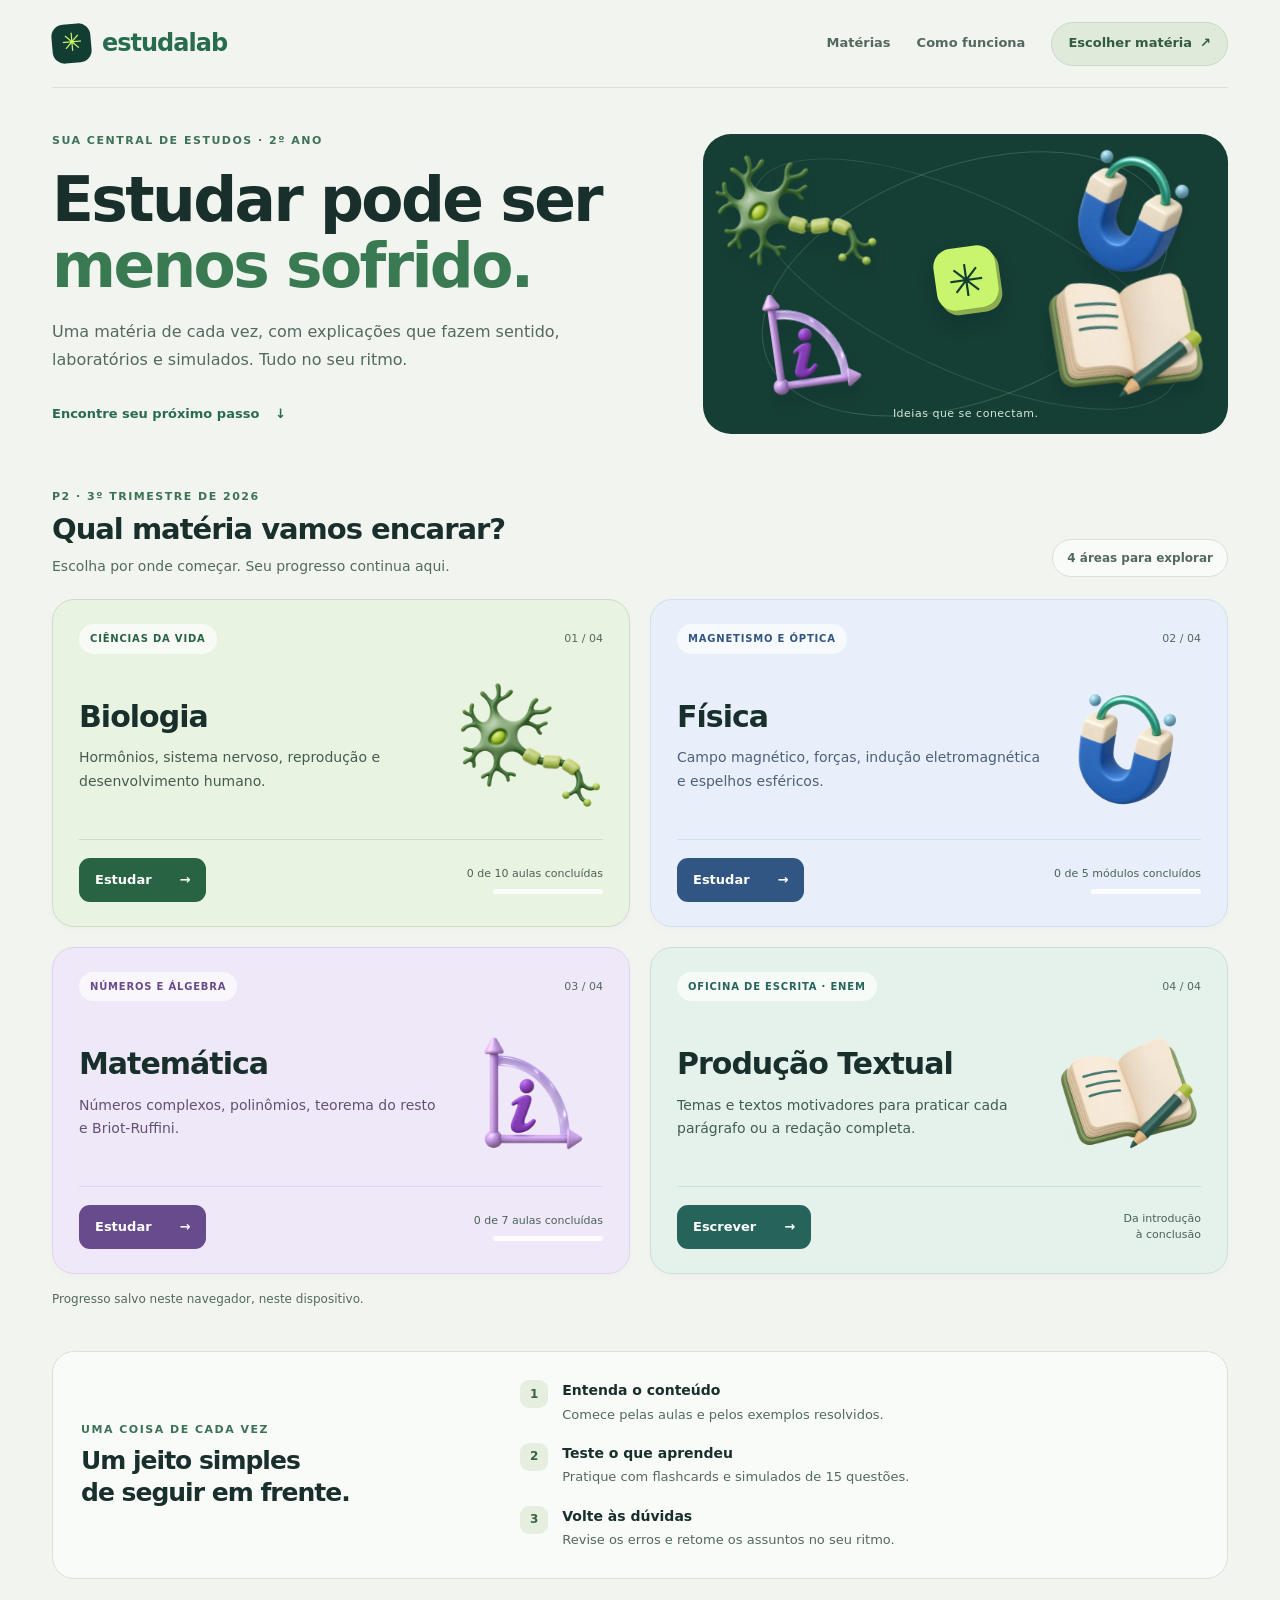
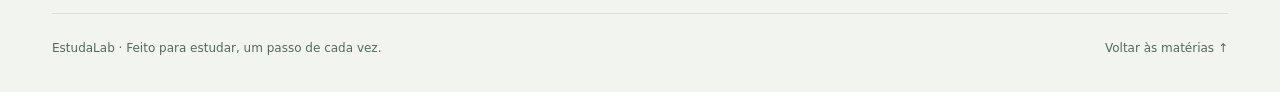
<file: index.html>
<!doctype html>
<html lang="pt-BR">
<head>
  <meta charset="utf-8">
  <meta name="viewport" content="width=device-width,initial-scale=1">
  <meta name="theme-color" content="#123d32">
  <meta name="description" content="Aulas, flashcards, simulados e redação ENEM. Escolha uma matéria e estude no seu ritmo com o EstudaLab.">
  <title>EstudaLab — Suas matérias em um só lugar</title>
  <link rel="stylesheet" href="assets/home.css">
  <script src="assets/home.js" defer></script>
</head>
<body>
  <a class="skip-link" href="#materias">Pular para as matérias</a>
  <div class="shell">
    <header class="top">
      <a class="logo" href="./" aria-label="EstudaLab, início"><span class="mark" aria-hidden="true">✳</span><span>estudalab</span></a>
      <nav class="toplinks" aria-label="Navegação principal"><a href="#materias">Matérias</a><a href="#como-funciona">Como funciona</a><a class="pill" href="#materias">Escolher matéria <span aria-hidden="true">↗</span></a></nav>
    </header>
    <main>
      <section class="hero" aria-labelledby="hero-title">
        <div class="hero-copy">
          <span class="eyebrow">Sua central de estudos · 2º ano</span>
          <h1 id="hero-title">Estudar pode ser <span>menos sofrido.</span></h1>
          <p>Uma matéria de cada vez, com explicações que fazem sentido, laboratórios e simulados. Tudo no seu ritmo.</p>
          <a class="hero-link" href="#materias">Encontre seu próximo passo <span aria-hidden="true">↓</span></a>
        </div>
        <div class="art" aria-hidden="true">
          <div class="scene-orbit"></div>
          <img class="scene-object scene-bio" src="assets/biology-3d.webp" alt="" width="384" height="384" fetchpriority="high">
          <img class="scene-object scene-phys" src="assets/physics-3d.webp" alt="" width="384" height="384">
          <img class="scene-object scene-math" src="assets/math-3d.webp" alt="" width="384" height="384">
          <img class="scene-object scene-writing" src="assets/writing-3d.webp" alt="" width="384" height="384">
          <span class="scene-core">✳</span><span class="scene-caption">Ideias que se conectam.</span>
        </div>
      </section>
      <section id="materias" tabindex="-1" aria-labelledby="subjects-title">
        <div class="section-head"><div><span class="eyebrow">P2 · 3º trimestre de 2026</span><h2 id="subjects-title">Qual matéria vamos encarar?</h2><p>Escolha por onde começar. Seu progresso continua aqui.</p></div><span class="count">4 áreas para explorar</span></div>
        <div class="grid">
          <a class="subject bio" href="biologia/" aria-labelledby="bio-title bio-action" aria-describedby="bio-description bioCount">
            <div class="upper"><span class="tag">Ciências da vida</span><span class="number" aria-hidden="true">01 / 04</span></div>
            <div class="card-body"><div><h3 id="bio-title">Biologia</h3><p id="bio-description">Hormônios, sistema nervoso, reprodução e desenvolvimento humano.</p></div><img class="subject-art" src="assets/biology-3d.webp" alt="" width="384" height="384" loading="lazy"></div>
            <div class="foot"><span class="go" id="bio-action">Estudar <span aria-hidden="true">→</span></span><div class="progress"><span id="bioCount">10 aulas</span><progress id="bioBar" value="0" max="10" aria-label="Aulas concluídas em Biologia" hidden></progress></div></div>
          </a>
          <a class="subject phys" href="fisica/" aria-labelledby="fis-title fis-action" aria-describedby="fis-description fisCount">
            <div class="upper"><span class="tag">Magnetismo e óptica</span><span class="number" aria-hidden="true">02 / 04</span></div>
            <div class="card-body"><div><h3 id="fis-title">Física</h3><p id="fis-description">Campo magnético, forças, indução eletromagnética e espelhos esféricos.</p></div><img class="subject-art" src="assets/physics-3d.webp" alt="" width="384" height="384" loading="lazy"></div>
            <div class="foot"><span class="go" id="fis-action">Estudar <span aria-hidden="true">→</span></span><div class="progress"><span id="fisCount">5 módulos</span><progress id="fisBar" value="0" max="5" aria-label="Módulos concluídos em Física" hidden></progress></div></div>
          </a>
          <a class="subject math" href="matematica/" aria-labelledby="mat-title mat-action" aria-describedby="mat-description matCount">
            <div class="upper"><span class="tag">Números e álgebra</span><span class="number" aria-hidden="true">03 / 04</span></div>
            <div class="card-body"><div><h3 id="mat-title">Matemática</h3><p id="mat-description">Números complexos, polinômios, teorema do resto e Briot-Ruffini.</p></div><img class="subject-art" src="assets/math-3d.webp" alt="" width="384" height="384" loading="lazy"></div>
            <div class="foot"><span class="go" id="mat-action">Estudar <span aria-hidden="true">→</span></span><div class="progress"><span id="matCount">7 aulas</span><progress id="matBar" value="0" max="7" aria-label="Aulas concluídas em Matemática" hidden></progress></div></div>
          </a>
          <a class="subject writing" href="redacao/" aria-labelledby="writing-title writing-action" aria-describedby="writing-description">
            <div class="upper"><span class="tag">Oficina de escrita · ENEM</span><span class="number" aria-hidden="true">04 / 04</span></div>
            <div class="card-body"><div><h3 id="writing-title">Produção Textual</h3><p id="writing-description">Temas e textos motivadores para praticar cada parágrafo ou a redação completa.</p></div><img class="subject-art" src="assets/writing-3d.webp" alt="" width="384" height="384" loading="lazy"></div>
            <div class="foot"><span class="go" id="writing-action">Escrever <span aria-hidden="true">→</span></span><span class="writing-detail">Da introdução<br>à conclusão</span></div>
          </a>
        </div>
        <p class="storage-note">Progresso salvo neste navegador, neste dispositivo.</p>
        <noscript><p>Ative o JavaScript para visualizar seu progresso e usar os exercícios interativos.</p></noscript>
      </section>
      <section class="study-guide" id="como-funciona" aria-labelledby="guide-title">
        <div class="guide-intro"><span class="eyebrow">Uma coisa de cada vez</span><h2 id="guide-title">Um jeito simples<br>de seguir em frente.</h2></div>
        <ol class="guide-steps"><li><span class="step-number">1</span><div><h3>Entenda o conteúdo</h3><p>Comece pelas aulas e pelos exemplos resolvidos.</p></div></li><li><span class="step-number">2</span><div><h3>Teste o que aprendeu</h3><p>Pratique com flashcards e simulados de 15 questões.</p></div></li><li><span class="step-number">3</span><div><h3>Volte às dúvidas</h3><p>Revise os erros e retome os assuntos no seu ritmo.</p></div></li></ol>
      </section>
    </main>
    <footer class="footer"><span>EstudaLab · Feito para estudar, um passo de cada vez.</span><a href="#materias">Voltar às matérias ↑</a></footer>
  </div>
</body>
</html>
</file>
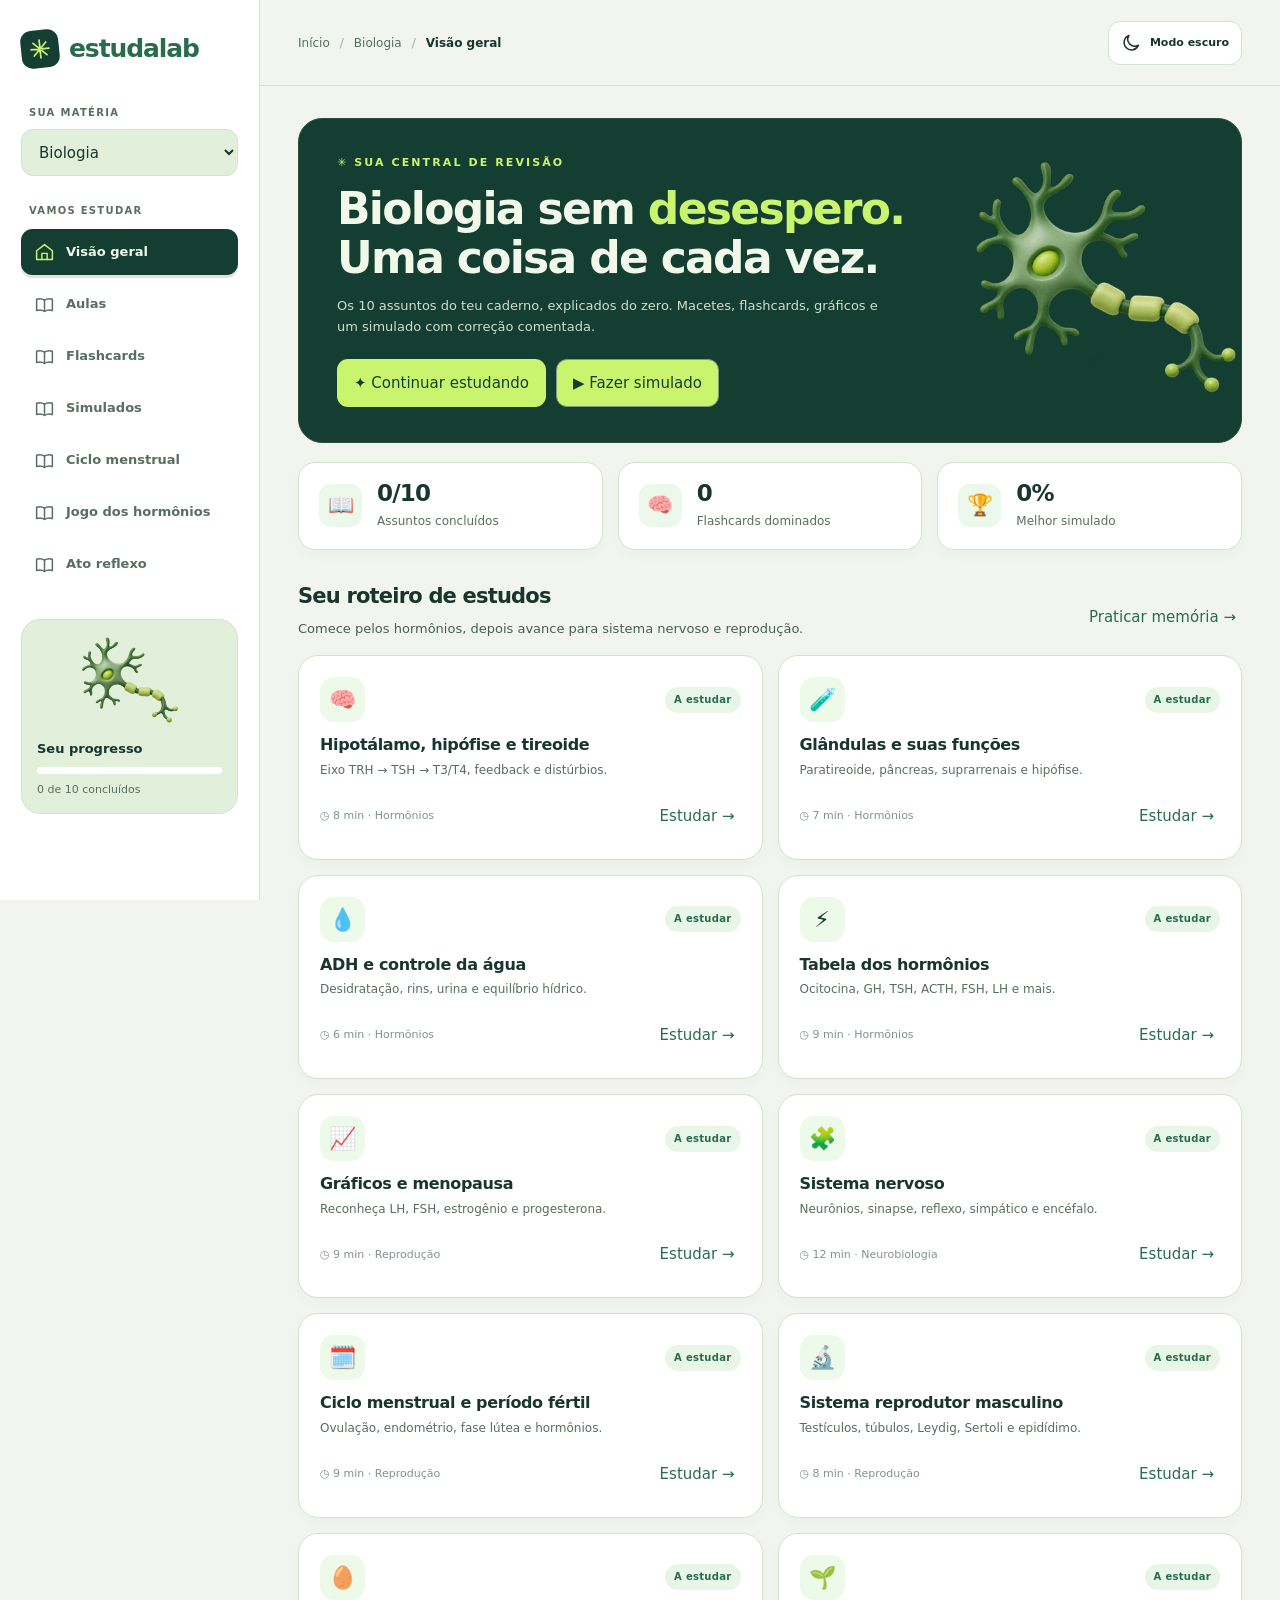
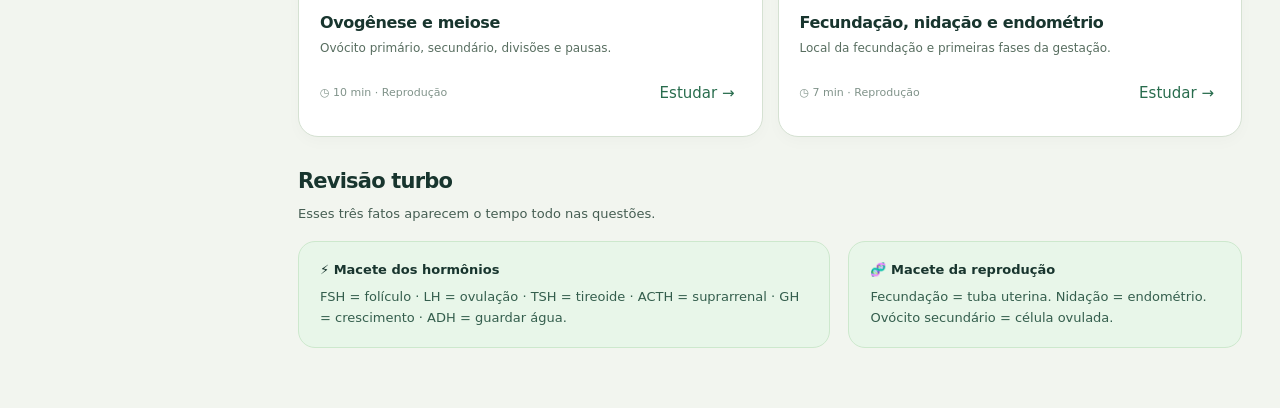
<file: biologia/index.html>
<!doctype html>
<html lang="pt-BR">
<head>
<meta charset="utf-8">
<meta name="viewport" content="width=device-width,initial-scale=1,viewport-fit=cover">
<meta name="theme-color" content="#10332f">
<meta name="description" content="EstudaLab: revise os 10 conteúdos de Biologia com gráficos interativos, flashcards e simulados comentados.">
<title>Biologia · EstudaLab</title>


<link rel="stylesheet" href="./subject.css"><link rel="stylesheet" href="/assets/design-system.css"><link rel="icon" href="/assets/favicon.svg"><link rel="stylesheet" href="/assets/study.css"></head>
<body><div id="subject-content"><main id="content" tabindex="-1"></main></div><script src="/assets/app-shell.js"></script><script src="/assets/study-engine.js"></script><script src="/assets/question-bank.js"></script><script src="/assets/science-questions.js"></script><script src="/assets/study-ui.js"></script><script src="./app.js"></script></body>
</html>
</file>
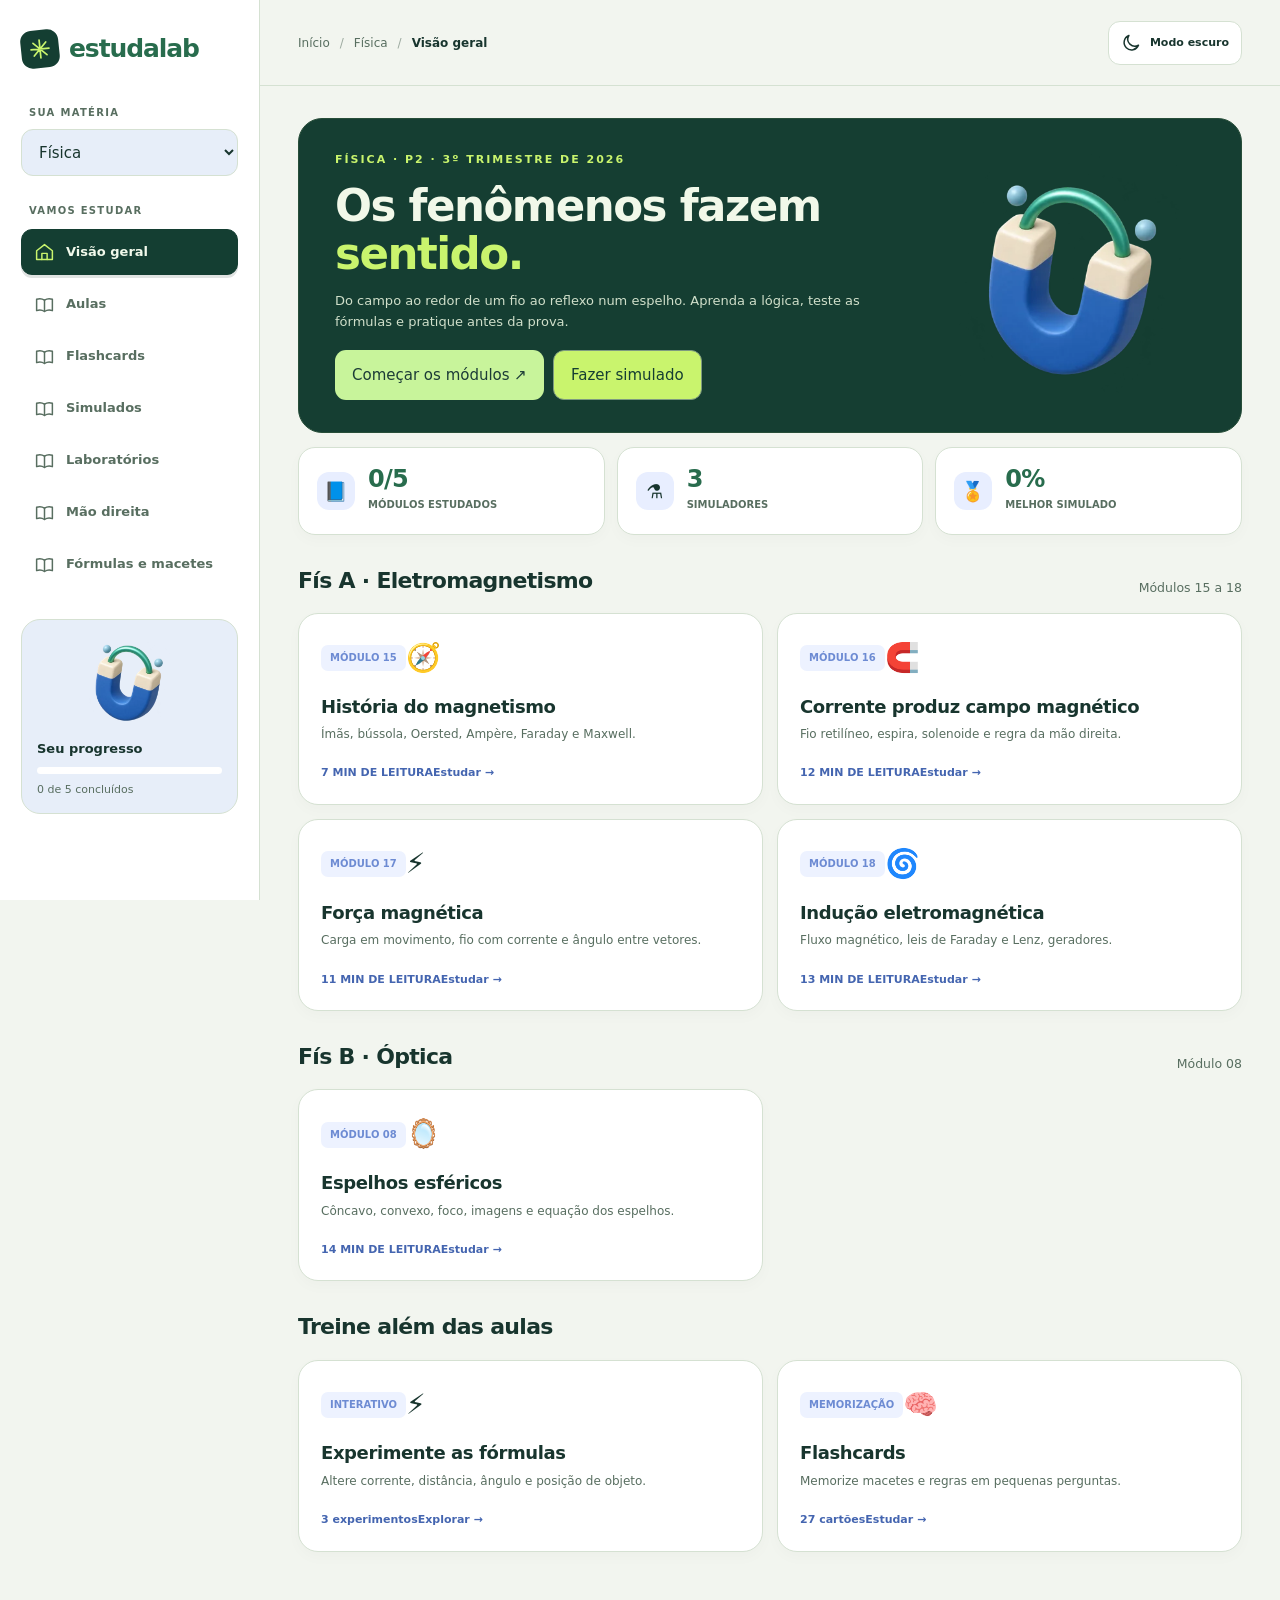
<file: fisica/index.html>
<!doctype html><html lang="pt-BR"><head><meta charset="utf-8"><meta name="viewport" content="width=device-width,initial-scale=1"><meta name="theme-color" content="#121e38"><meta name="description" content="EstudaLab Física P2 — magnetismo, corrente, força magnética, indução e espelhos esféricos com aulas, simuladores, flashcards e questões."><title>Física | EstudaLab P2</title><link rel="stylesheet" href="./subject.css"><link rel="stylesheet" href="/assets/design-system.css"><link rel="icon" href="/assets/favicon.svg"><link rel="stylesheet" href="/assets/study.css"></head><body><div id="subject-content"><main id="view" tabindex="-1"></main></div><script src="/assets/app-shell.js"></script><script src="/assets/study-engine.js"></script><script src="/assets/question-bank.js"></script><script src="/assets/science-questions.js"></script><script src="/assets/study-ui.js"></script><script src="./app.js"></script></body></html>
</file>
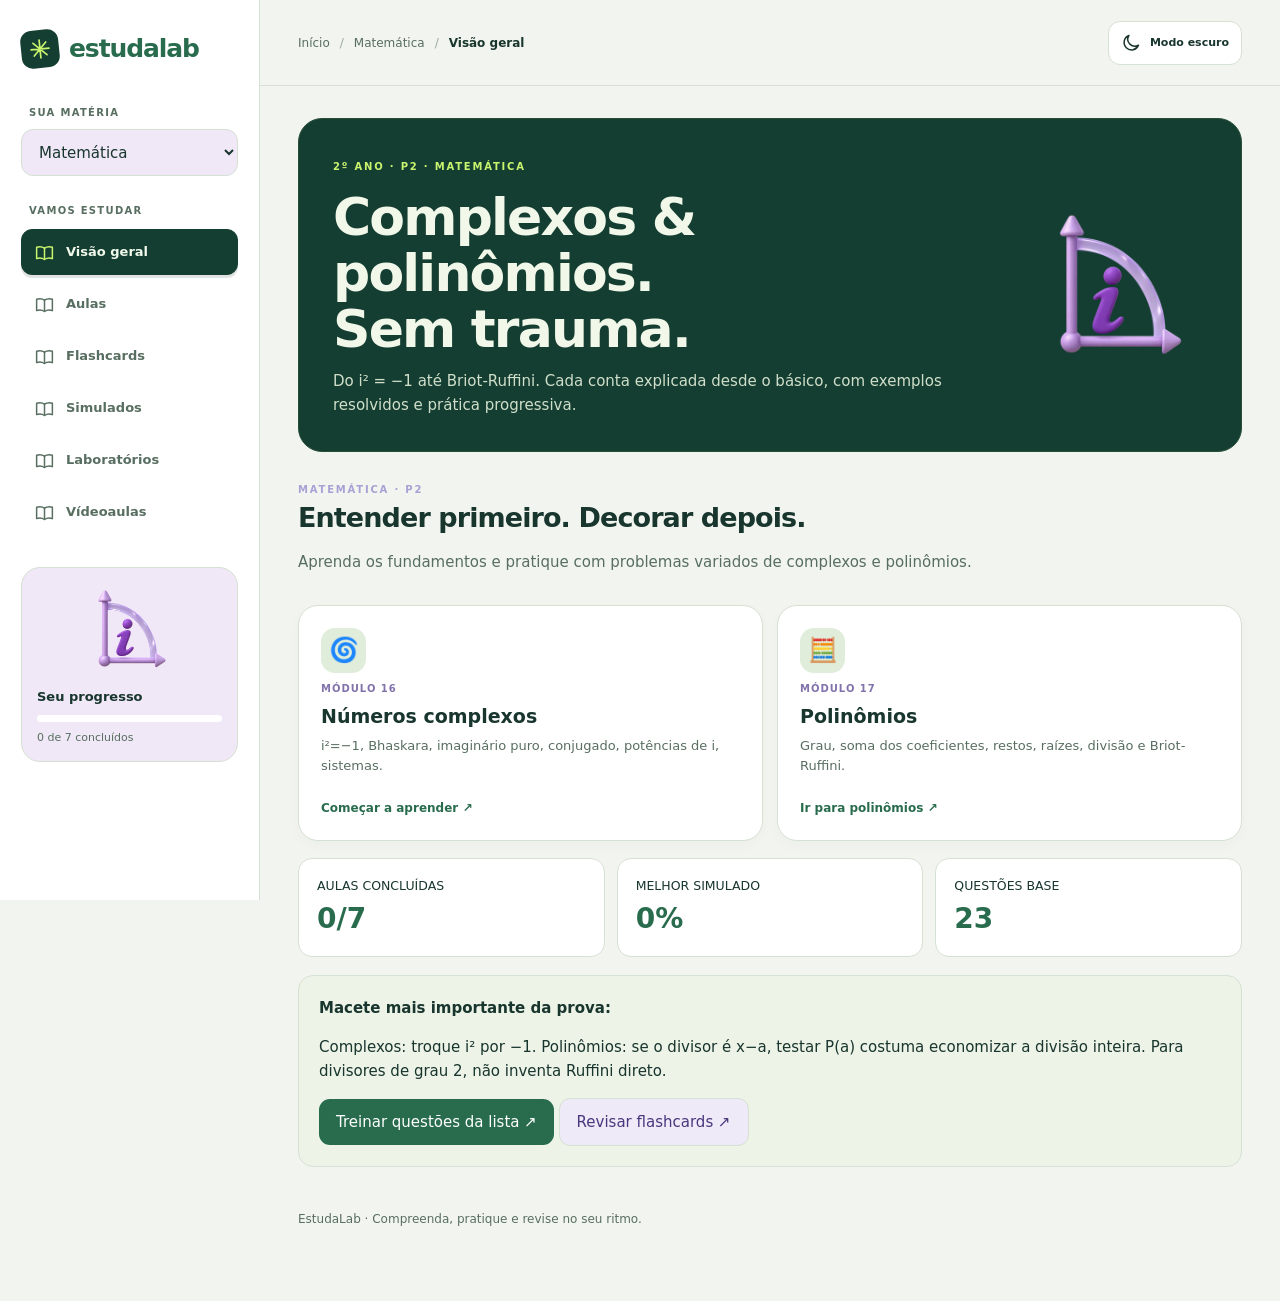
<file: matematica/index.html>
<!doctype html><html lang="pt-BR"><head><meta charset="utf-8"><meta name="viewport" content="width=device-width, initial-scale=1"><meta name="theme-color" content="#2c2352"><meta name="description" content="Matemática P2: números complexos e polinômios explicados de forma simples, exercícios resolvidos, aulas de professores e ferramentas interativas."><title>Matemática · EstudaLab</title><link rel="stylesheet" href="./subject.css"><link rel="stylesheet" href="/assets/design-system.css"><link rel="icon" href="/assets/favicon.svg"><link rel="stylesheet" href="/assets/study.css"></head><body><div id="subject-content"><section class="hero"><div><span class="eyebrow">2º ANO · P2 · MATEMÁTICA</span><h1>Complexos &amp; polinômios.<br>Sem trauma.</h1><p>Do i² = −1 até Briot-Ruffini. Cada conta explicada desde o básico, com exemplos resolvidos e prática progressiva.</p></div><span class="shape" aria-hidden="true">∑</span></section><main id="main" tabindex="-1"></main><p class="tiny" style="padding-top:25px">EstudaLab · Compreenda, pratique e revise no seu ritmo.</p></div><script src="/assets/app-shell.js"></script><script src="/assets/study-engine.js"></script><script src="/assets/question-bank.js"></script><script src="/assets/math-questions.js"></script><script src="/assets/study-ui.js"></script><script src="./app.js"></script></body></html>
</file>
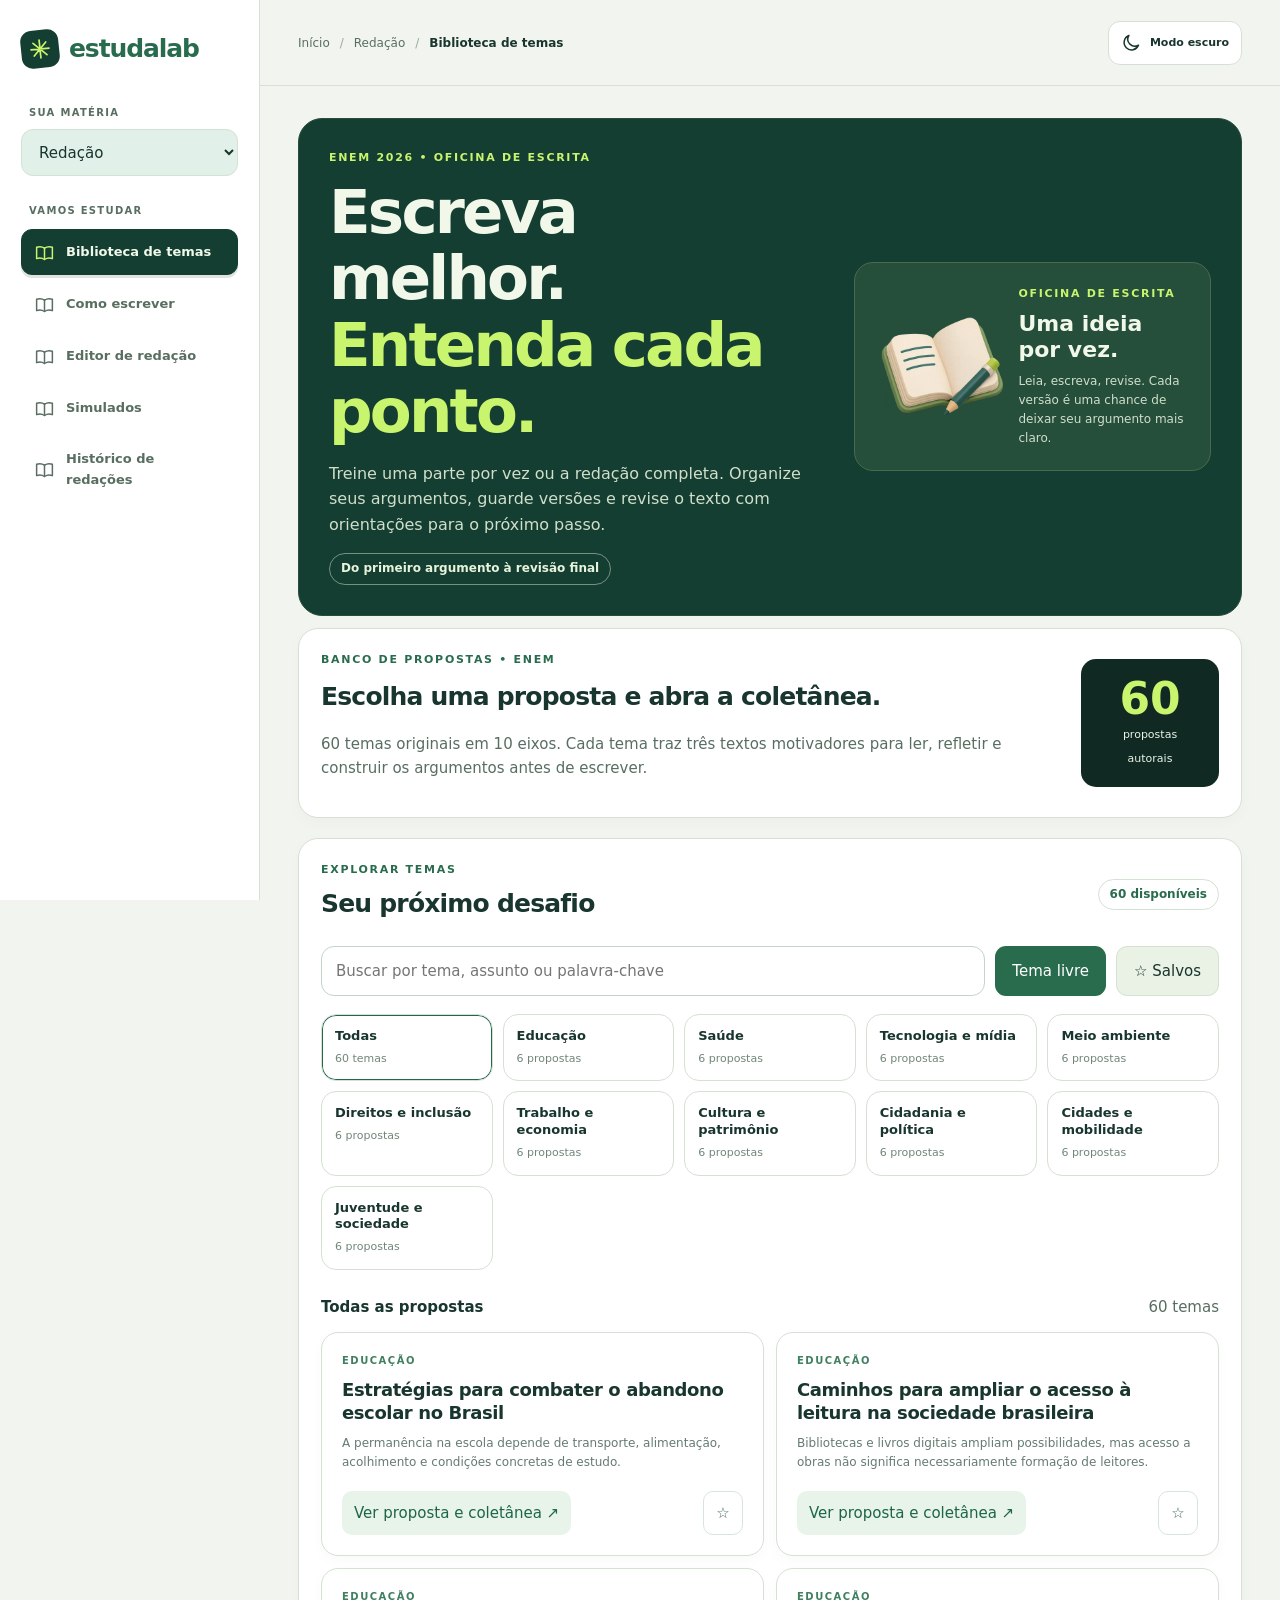
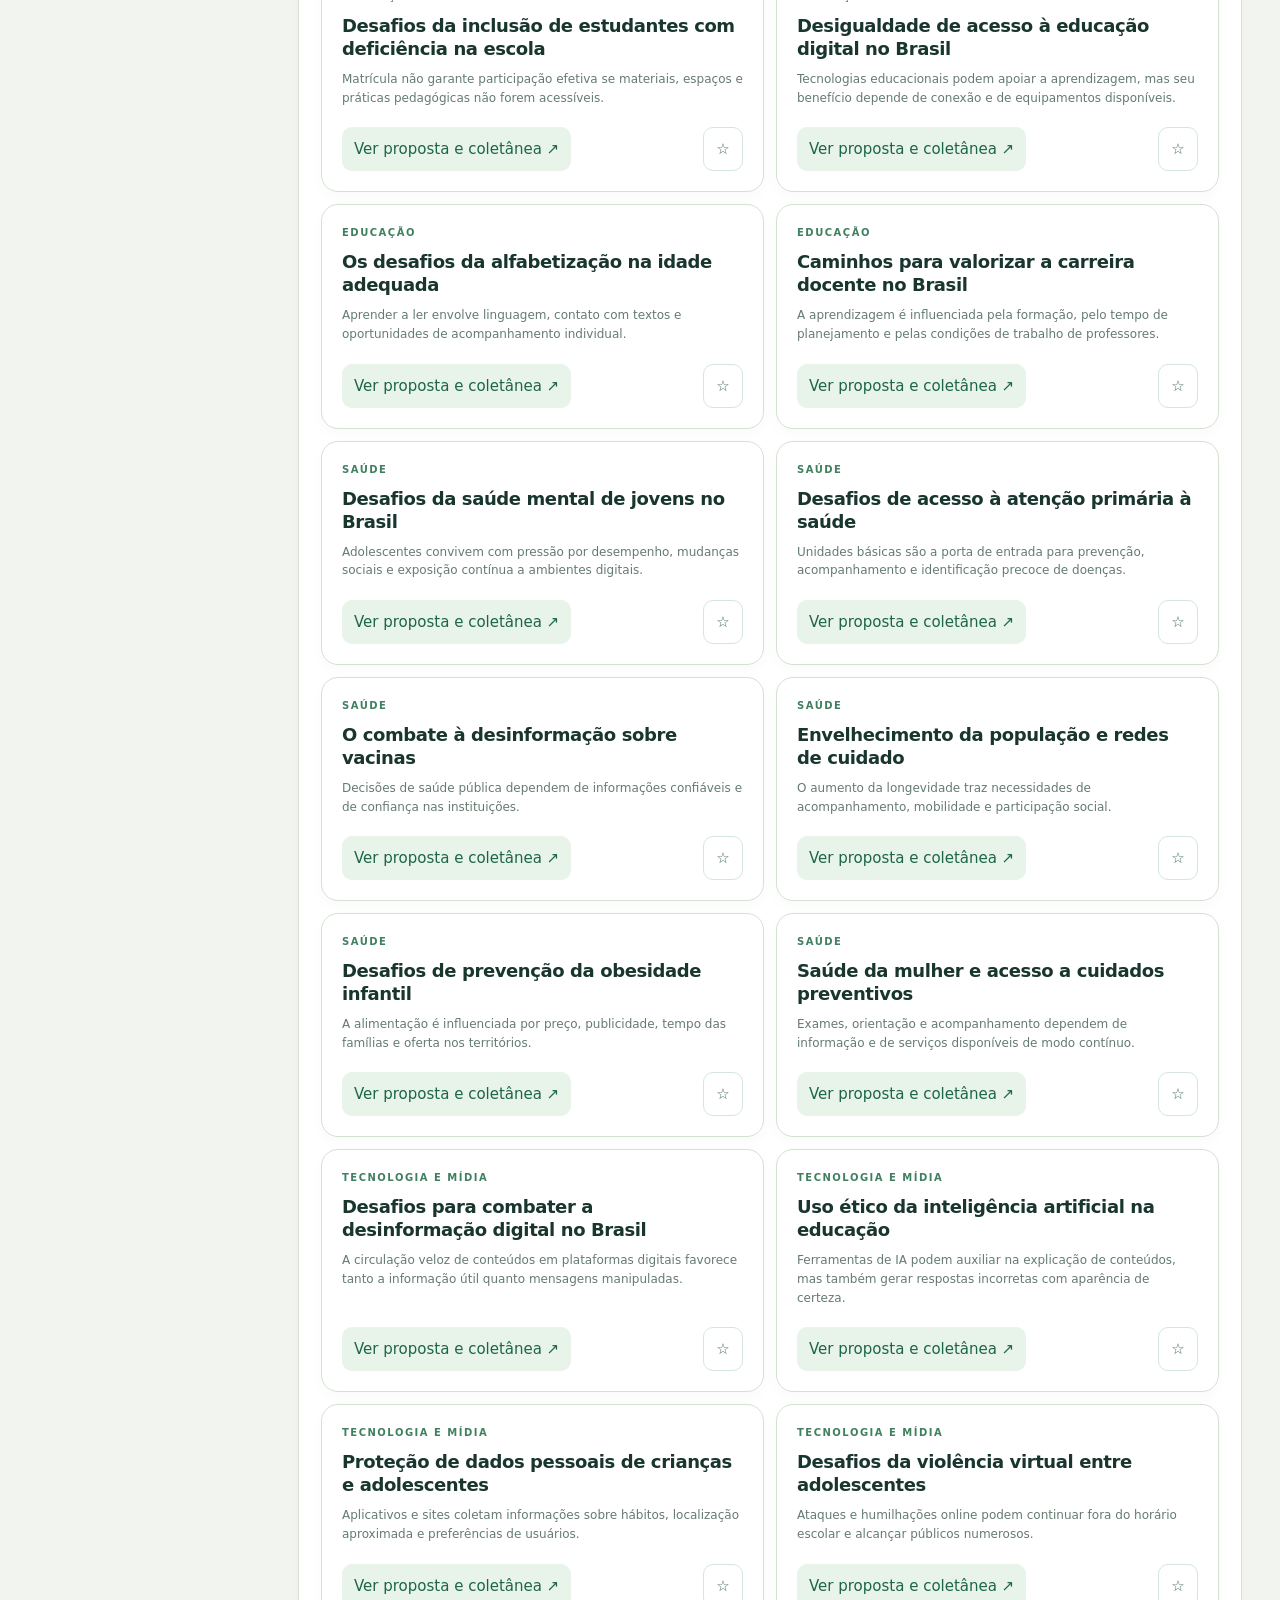
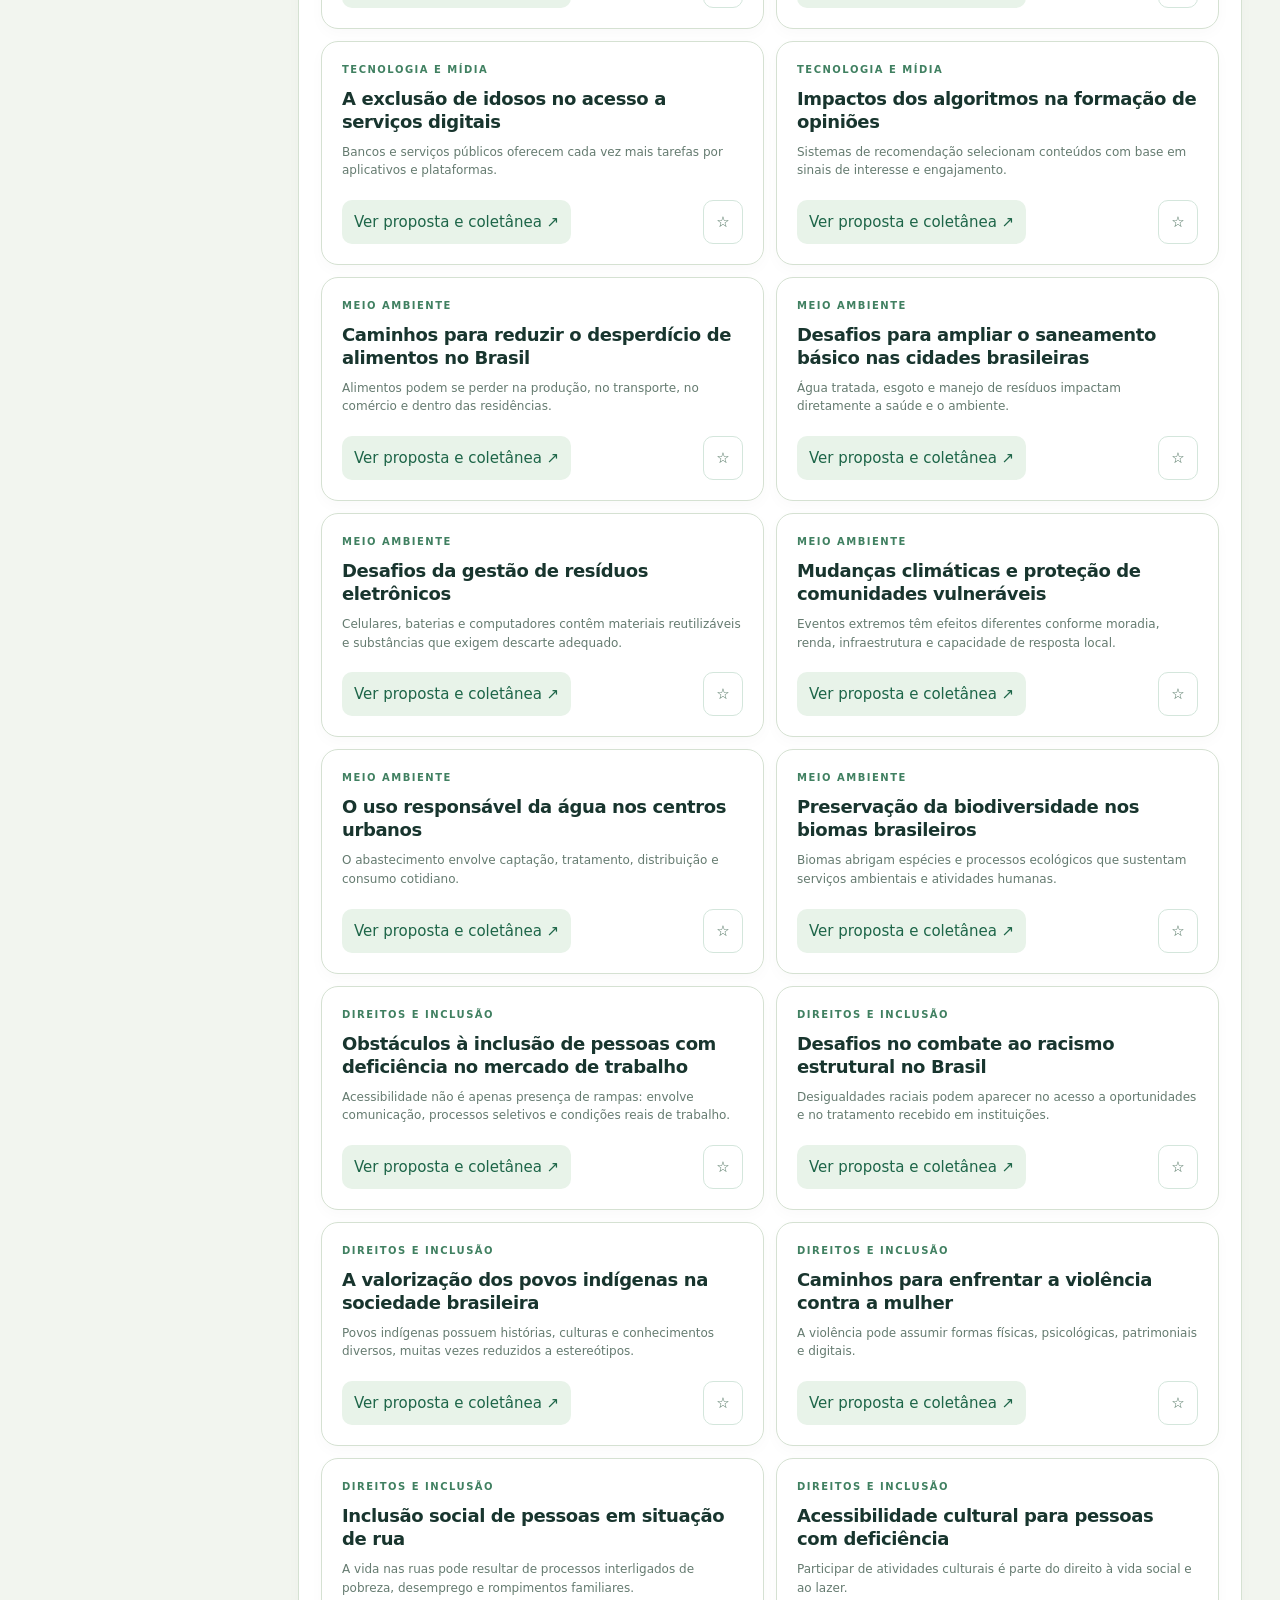
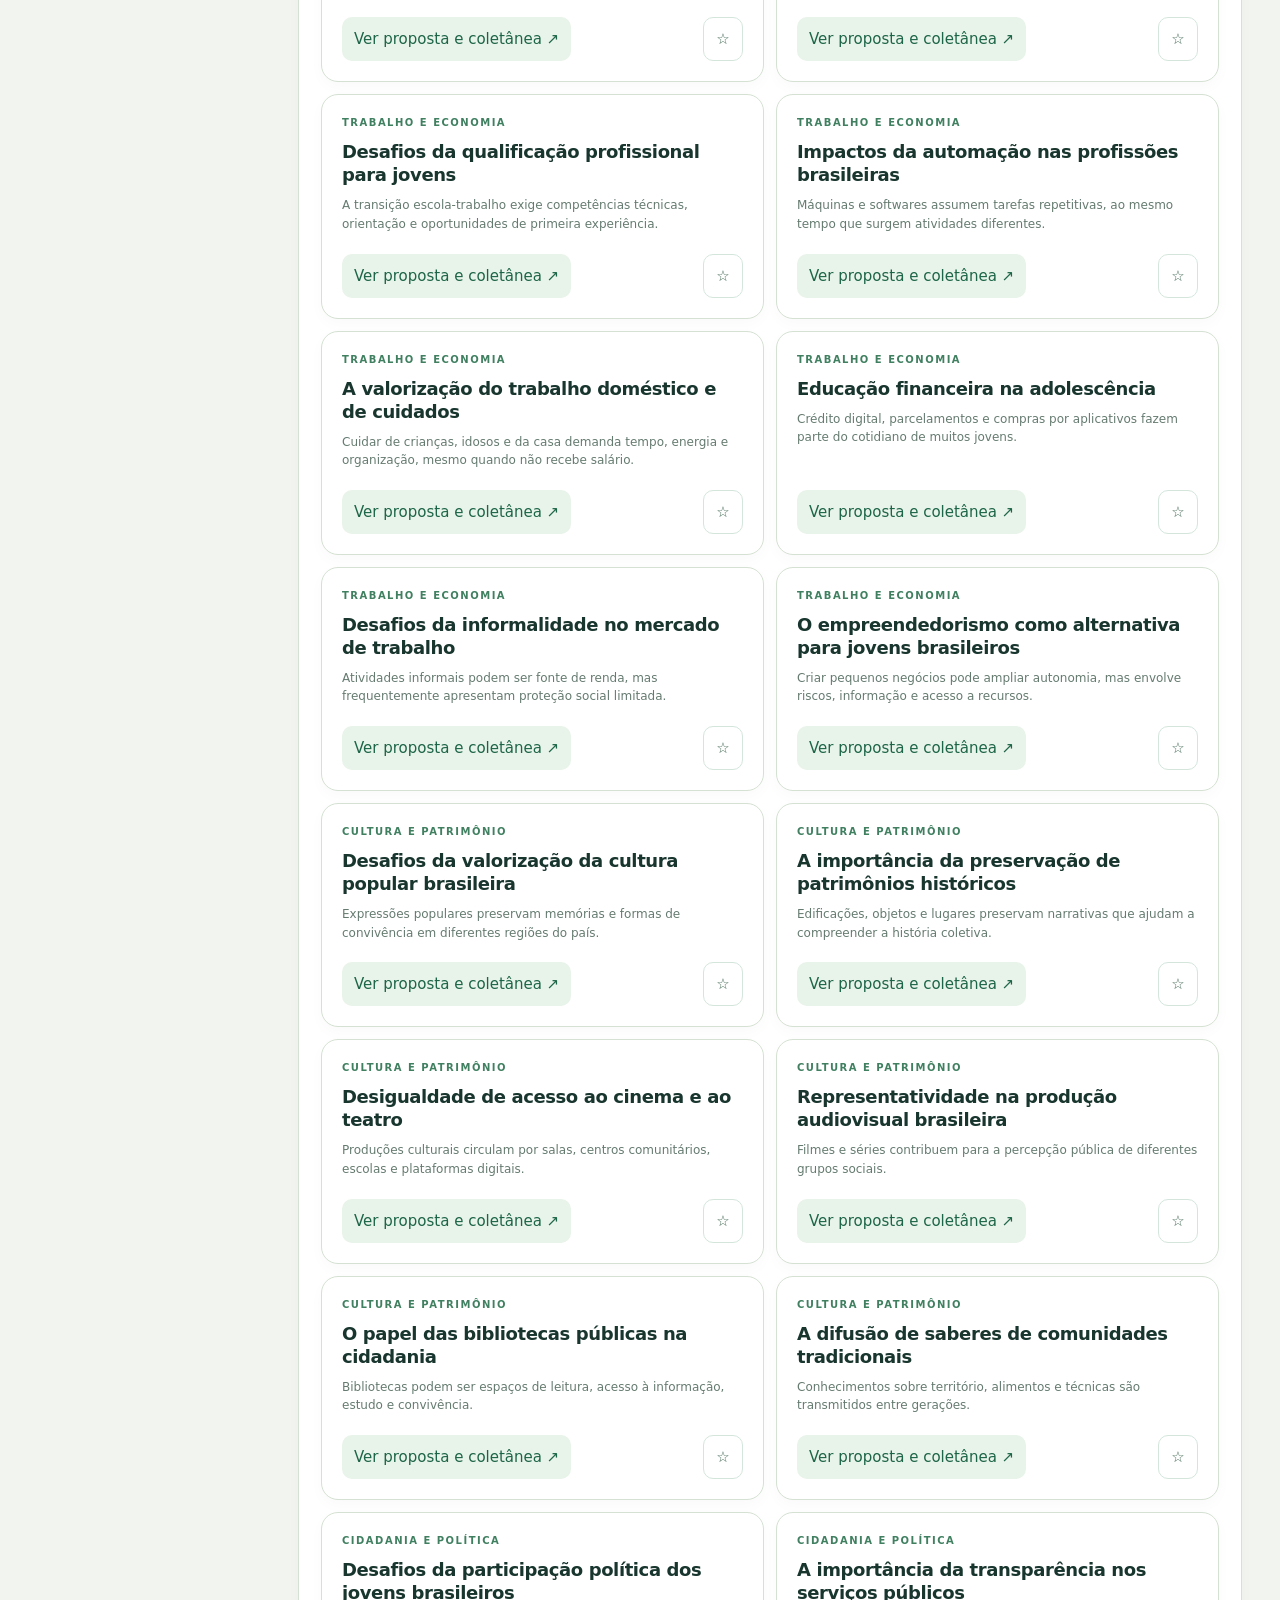
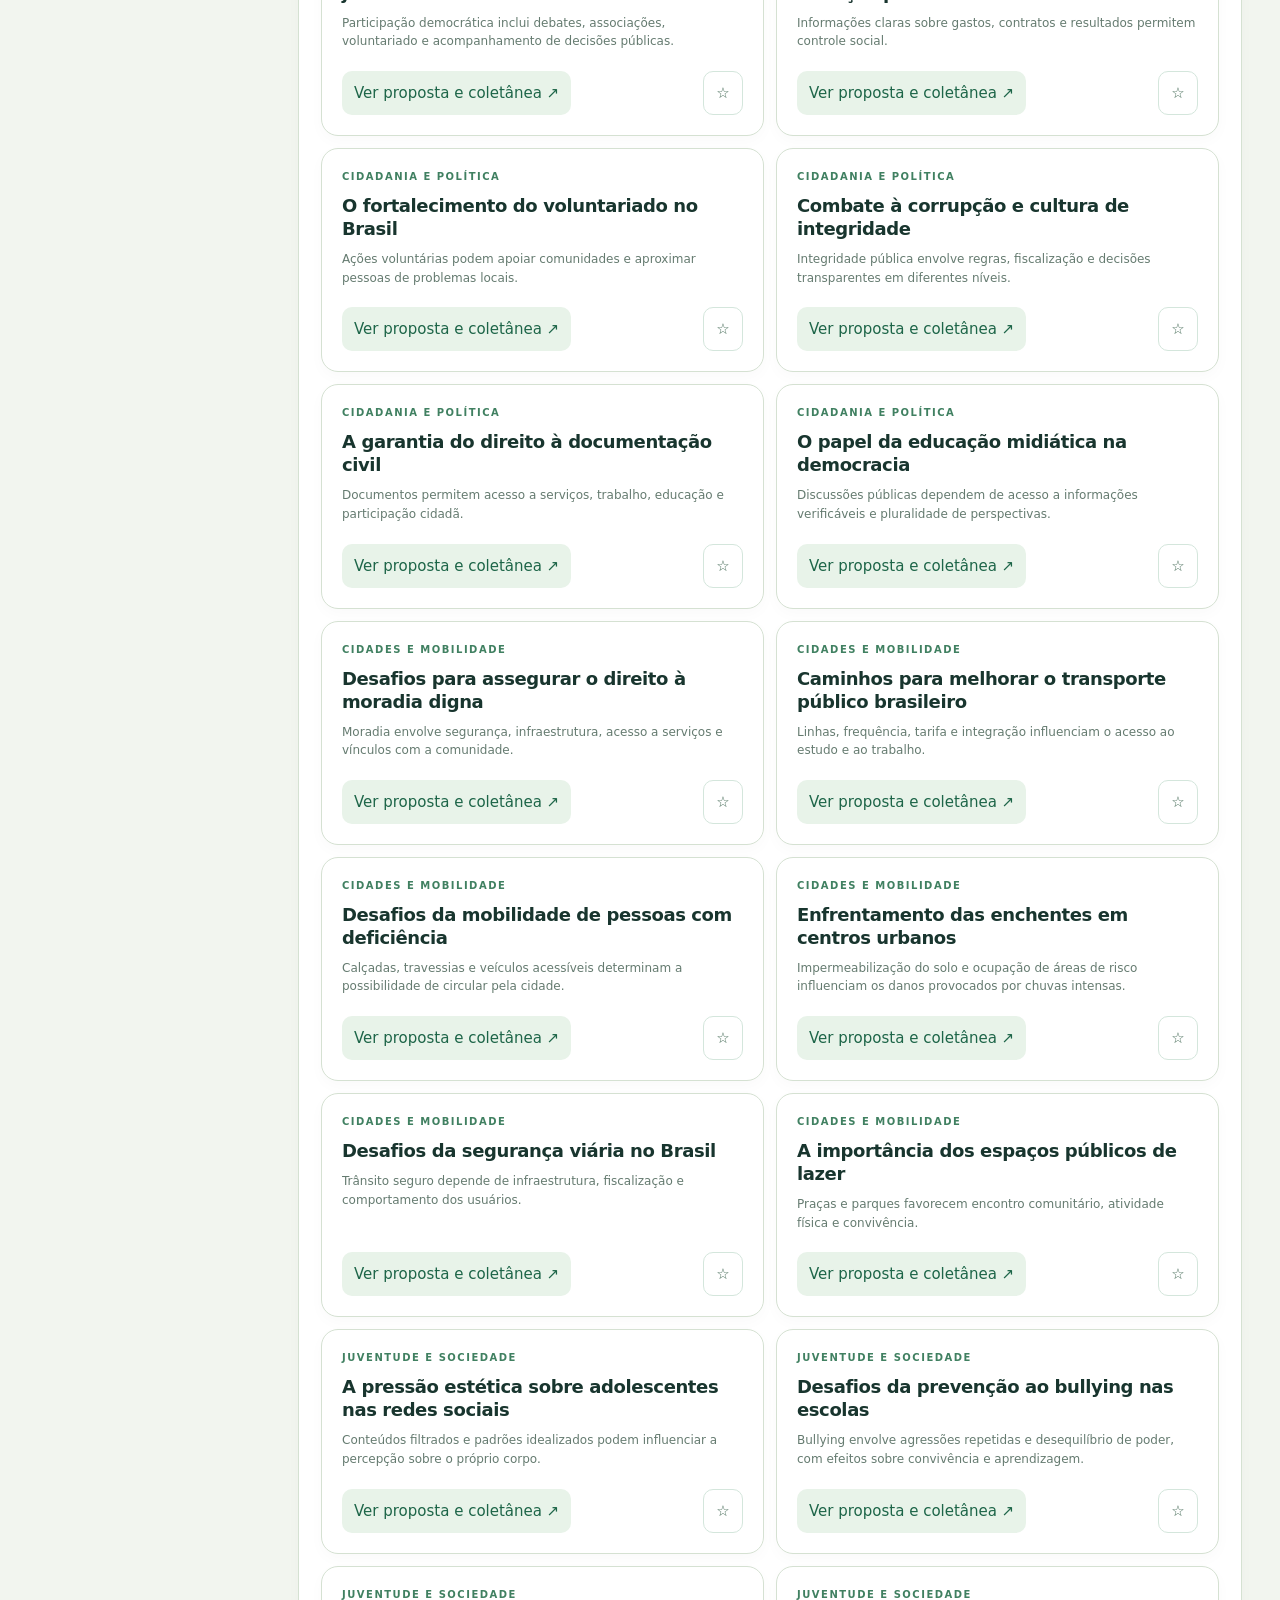
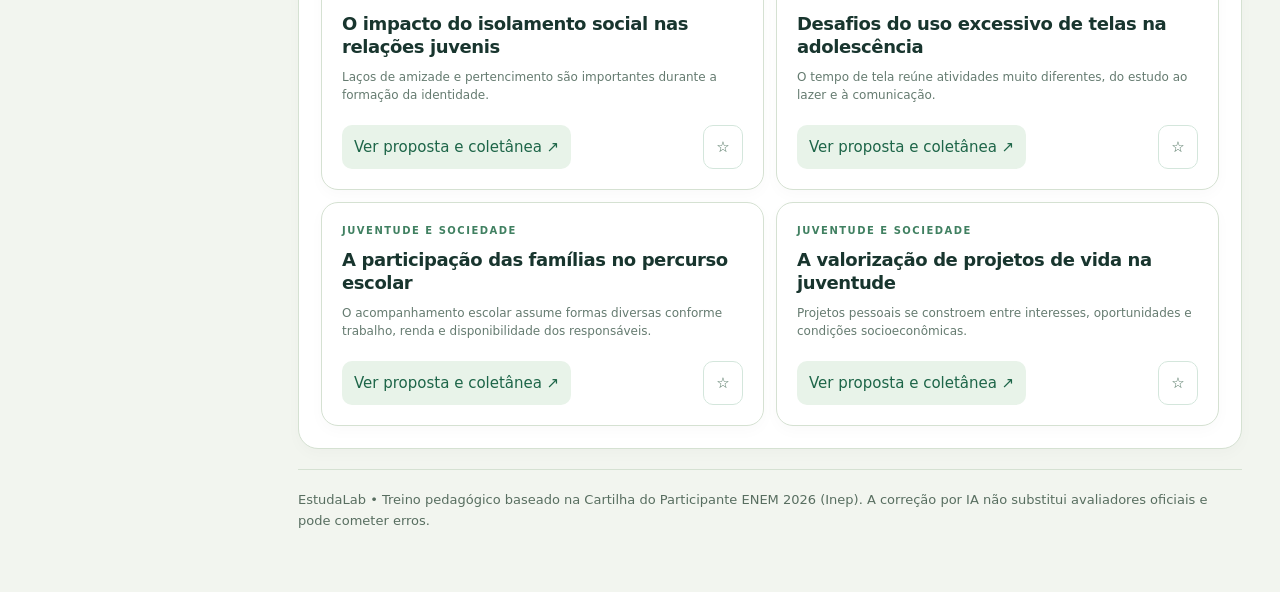
<file: redacao/index.html>
<!doctype html><html lang="pt-BR"><head><meta charset="utf-8"><meta name="viewport" content="width=device-width,initial-scale=1"><meta name="theme-color" content="#101a24"><title>Redação ENEM | EstudaLab</title><link rel="stylesheet" href="./subject.css"><link rel="stylesheet" href="/assets/design-system.css"><link rel="icon" href="/assets/favicon.svg"><link rel="stylesheet" href="/assets/study.css"></head><body><div id="subject-content"><div class="hero"><div><div class="eyebrow">ENEM 2026 • Oficina de escrita</div><h1>Escreva melhor.<br><span style="color:var(--accent)">Entenda cada ponto.</span></h1><p>Treine uma parte por vez ou a redação completa. Organize seus argumentos, guarde versões e revise o texto com orientações para o próximo passo.</p><span class="pill">Do primeiro argumento à revisão final</span></div><div class="heroaside writing-hero-art"><img src="/assets/writing-3d.webp" width="180" height="180" alt=""><div><div class="eyebrow">OFICINA DE ESCRITA</div><h2>Uma ideia por vez.</h2><p>Leia, escreva, revise. Cada versão é uma chance de deixar seu argumento mais claro.</p></div></div></div>

<section id="temas" class="theme-browser">
 <div class="panel theme-intro">
  <div><div class="eyebrow">BANCO DE PROPOSTAS • ENEM</div><h2 class="mini-title">Escolha uma proposta e abra a coletânea.</h2><p class="muted">60 temas originais em 10 eixos. Cada tema traz três textos motivadores para ler, refletir e construir os argumentos antes de escrever.</p></div>
  <div class="theme-intro-stats"><strong>60</strong><span>propostas autorais</span></div>
 </div>
 <div class="panel" id="theme-library">
  <div class="section-heading"><div><div class="eyebrow">EXPLORAR TEMAS</div><h2 class="mini-title" style="margin:5px 0">Seu próximo desafio</h2></div><span class="pill" id="topic-count">60 temas</span></div>
  <div class="search-row"><label for="theme-search" class="sr-only">Buscar um tema</label><input type="search" id="theme-search" placeholder="Buscar por tema, assunto ou palavra-chave" autocomplete="off"><button id="free-topic" class="btn" type="button">Tema livre</button><button id="theme-favorites" class="btn secondary" type="button" aria-pressed="false">☆ Salvos</button></div>
  <div class="category-grid" id="category-grid" role="group" aria-label="Filtrar por eixo temático"></div>
  <div class="theme-list-head"><strong id="theme-list-title">Todas as propostas</strong><span class="muted" id="theme-list-count">60 propostas</span></div>
  <div class="theme-list" id="theme-list"></div>
 </div>
 <article class="panel proposal" id="proposal-panel" hidden aria-live="polite">
  <button type="button" class="textback" id="proposal-back">← Voltar ao banco de temas</button>
  <div class="proposal-head"><span class="pill" id="proposal-category"></span><span class="proposal-label">PROPOSTA AUTORAL • ESTILO ENEM</span></div>
  <h2 id="proposal-title">Tema</h2>
  <p class="muted">A partir dos textos motivadores e de seus conhecimentos, redija um texto dissertativo-argumentativo em modalidade escrita formal da língua portuguesa sobre o tema abaixo, apresentando proposta de intervenção que respeite os direitos humanos.</p>
  <h3 class="proposal-section-title">Textos motivadores</h3>
  <div id="proposal-texts" class="motivadores-grid"></div>
  <p class="source-note">Coletânea autoral de estudo. Não é uma proposta oficial do Inep. Os textos são exemplos para reflexão, não estatísticas nem trechos para reprodução.</p>
  <div class="proposal-bottom"><div><strong>Agora é tua vez</strong><small>Escolha o que quer praticar e comece a escrever.</small></div><div class="proposal-actions"><label class="sr-only" for="quick-mode">Modalidade do treino</label><select id="quick-mode"><option value="introducao">Introdução</option><option value="d1">Desenvolvimento 1</option><option value="d2">Desenvolvimento 2</option><option value="conclusao">Conclusão</option><option value="completa">Redação completa</option></select><button class="btn" type="button" id="begin-writing">Começar a escrever →</button></div></div>
 </article>
</section>

<section id="aprender" hidden><div class="panel"><div class="eyebrow">O modelo oficial</div><h2 class="mini-title">As 5 competências do ENEM</h2><p class="muted">Cada competência recebe de 0 a 200 pontos, em níveis de 40, somando até 1.000. A correção real é feita por avaliadores humanos, não por esta ferramenta.</p><table class="rubric"><thead><tr><th>Competência</th><th>O que é avaliado</th><th>Máximo</th></tr></thead><tbody><tr><td><b>C1</b></td><td>Norma-padrão: ortografia, concordância, pontuação, sintaxe</td><td>200</td></tr><tr><td><b>C2</b></td><td>Entendimento do tema, texto dissertativo e repertório produtivo</td><td>200</td></tr><tr><td><b>C3</b></td><td>Tese, projeto de texto, argumento explicado e coerência</td><td>200</td></tr><tr><td><b>C4</b></td><td>Conectivos e relações lógicas entre partes do texto</td><td>200</td></tr><tr><td><b>C5</b></td><td>Proposta de intervenção detalhada e direitos humanos</td><td>200</td></tr></tbody></table><p class="muted">A prova exige texto dissertativo-argumentativo, de até 30 linhas. Fuga ao tema, texto insuficiente ou desrespeito ao tipo textual podem causar nota zero, conforme as regras do Inep.</p><a href="https://www.gov.br/inep/pt-br/centrais-de-conteudo/acervo-linha-editorial/publicacoes-institucionais/avaliacoes-e-exames-da-educacao-basica/a-redacao-do-enem-2026-cartilha-do-a-participante" target="_blank" rel="noopener noreferrer" style="color:var(--accent)">↗ Cartilha oficial do ENEM 2026</a></div><div class="panel"><h2 class="mini-title">O esqueleto que funciona</h2><div class="outline"><div class="step"><b>1</b><div><strong>Introdução</strong><small>Contextualize o tema, mostre o problema e feche com uma tese clara que antecipe dois argumentos.</small></div></div><div class="step"><b>2</b><div><strong>Desenvolvimento 1 (D1)</strong><small>Tópico frasal → explique a causa/argumento 1 → repertório pertinente → análise e relação com a tese.</small></div></div><div class="step"><b>3</b><div><strong>Desenvolvimento 2 (D2)</strong><small>Trabalhe outro argumento sem repetir D1, mostre mecanismo e consequência, estabeleça conexão.</small></div></div><div class="step"><b>4</b><div><strong>Conclusão</strong><small>Retome o problema e proponha intervenção viável: agente + ação + meio/modo + finalidade + detalhamento.</small></div></div></div></div><div class="cards2"><div class="tile"><span class="number">💡</span><strong>Macete da tese</strong><p>“O problema persiste devido a X e Y.” Esses são os dois caminhos para D1 e D2. Evite apenas dizer que o tema “é importante”.</p></div><div class="tile"><span class="number">🎯</span><strong>Macete do repertório</strong><p>Não basta citar série, filme ou lei. Explique exatamente o que a referência prova sobre o tema. Não invente dados.</p></div><div class="tile"><span class="number">🧱</span><strong>Macete do desenvolvimento</strong><p>Afirmação sem explicar <em>como</em> e <em>por que</em> é opinião solta. Faça a ponte entre causa, consequência e tese.</p></div><div class="tile"><span class="number">🛠️</span><strong>Macete da conclusão</strong><p>Quem vai fazer? O quê? Por qual meio? Para qual efeito? Qual detalhe operacional ou do agente?</p></div></div><div class="panel"><h2 class="mini-title">Erros que custam ponto</h2><div class="cards3"><div class="tile"><strong>Repertório de enfeite</strong><p>Citar algo famoso sem relacionar à discussão pode não ser produtivo para C2/C3.</p></div><div class="tile"><strong>Introdução sem tese</strong><p>Contextualizar e terminar com “é necessário refletir” não apresenta posicionamento claro.</p></div><div class="tile"><strong>Conclusão vaga</strong><p>“O governo deve conscientizar a população” não explica como, com que objetivo nem com detalhes.</p></div></div></div></section>
<section id="treinar" hidden><div id="editor-theme-preview"></div><div class="panel"><div class="eyebrow">Treino com feedback</div><h2 class="mini-title">Seu espaço de escrita</h2><div class="gridform"><div class="field"><label for="tema">Tema selecionado (ou escolha outro)</label><select id="tema"></select></div><div class="field"><label for="modo">Treinar qual parte?</label><select id="modo"><option value="introducao">Somente introdução</option><option value="d1">Somente desenvolvimento 1 (D1)</option><option value="d2">Somente desenvolvimento 2 (D2)</option><option value="conclusao">Somente conclusão</option><option value="completa">Redação completa</option></select></div></div><div id="custom-area" class="field" hidden><label for="tema-custom">Qual é o tema da sua redação?</label><textarea id="tema-custom" maxlength="300" style="min-height:65px" placeholder="Ex.: Desafios da valorização do trabalho voluntário no Brasil"></textarea></div><div class="status"><b>Critério rigoroso.</b> Treinos de parágrafo recebem diagnóstico, não uma nota de redação inteira. Uma estimativa para o texto completo só aparece quando a análise por IA atende aos critérios de validação.</div><p id="save-status" class="muted" role="status"></p><div id="editor"></div><div class="counter"><span id="words">0 palavras</span><span>Na prova: até 30 linhas manuscritas</span></div><div class="rule"></div><label style="display:flex;align-items:start;gap:9px;margin-bottom:12px"><input type="checkbox" id="consent" style="margin-top:5px"> <span class="muted" style="font-size:13px">Entendo que, ao solicitar correção por IA, meu texto será enviado ao serviço de IA via Vercel. Não vou incluir dados pessoais no texto. Rascunhos e histórico ficam neste navegador.</span></label><div class="actions"><button class="btn" id="correct">Revisar sem IA</button><button class="btn secondary" id="save-version">Guardar versão</button><button class="btn secondary" id="clear">Limpar rascunho</button><button class="btn secondary" id="sample">Ver exemplo orientativo</button></div><p id="loading" class="muted" aria-live="polite"></p><div id="result" hidden aria-live="polite"></div></div></section>
<section id="simulado" hidden><div class="panel"><div class="eyebrow">Banco de questões</div><h2 class="mini-title">Simulado ENEM • 15 questões</h2><p class="muted">Múltipla escolha sobre competências, conectivos, tese, argumentação, repertório e intervenção. Correção explicada, sorteio por assunto, prioridade para questões menos vistas e redução de repetições entre sessões.</p><div id="quiz-app"><button class="btn" id="begin-quiz">Começar 15 questões</button></div></div></section>
<section id="progresso" hidden><div class="panel"><h2 class="mini-title">Seu histórico neste aparelho</h2><p class="muted">Salvo apenas no armazenamento deste navegador. Rascunhos e resultados não são sincronizados entre dispositivos.</p><h3>Rascunhos e versões</h3><div id="draft-history"></div><h3>Treinos revisados</h3><div id="history"></div><button class="btn secondary" id="wipe-history">Apagar histórico local</button></div></section>
<footer class="foot">EstudaLab • Treino pedagógico baseado na Cartilha do Participante ENEM 2026 (Inep). A correção por IA não substitui avaliadores oficiais e pode cometer erros.</footer></div>
<script src="/assets/app-shell.js"></script><script src="/assets/study-engine.js"></script><script src="/assets/question-bank.js"></script><script src="/assets/writing-questions.js"></script><script src="/assets/study-ui.js"></script><script src="/assets/writing-core.js"></script><script src="./app.js"></script></body></html>
</file>
<file: assets/home.css>
/* EstudaLab home: shared card foundations, preserving the original subject palette. */
:root {
  --bg:#f2f5ef;
  --ink:#182f2c;
  --muted:#53695f;
  --line:#d8e2d7;
  --green:#286c4d;
  --navy:#123d32;
  --lime:#c9f46d;
  --radius:22px;
}
*{box-sizing:border-box}
html{scroll-behavior:smooth}
body{margin:0;background:var(--bg);color:var(--ink);font:15px/1.55 ui-sans-serif,system-ui,-apple-system,"Segoe UI",Arial,sans-serif}
a{color:inherit;text-decoration:none}
a:focus-visible{outline:3px solid var(--green);outline-offset:5px}
::selection{background:var(--lime);color:var(--navy)}
[hidden]{display:none!important}
.shell{max-width:1240px;margin:auto;padding:0 32px}
.skip-link{position:absolute;left:20px;top:-100px;background:var(--navy);color:#fff;padding:12px 18px;z-index:10;border-radius:8px}
.skip-link:focus{top:12px}
.top{min-height:88px;display:flex;align-items:center;justify-content:space-between;gap:24px;border-bottom:1px solid var(--line)}
.logo{display:inline-flex;align-items:center;gap:11px;color:var(--green);font-size:24px;font-weight:850;letter-spacing:-1px}
.mark{width:39px;height:39px;display:grid;place-items:center;border-radius:12px;background:var(--navy);color:var(--lime);font-size:25px;transform:rotate(-5deg)}
.toplinks{display:flex;align-items:center;gap:26px;font-size:13px;font-weight:700;color:var(--muted)}
.toplinks a{min-height:44px;display:inline-flex;align-items:center;gap:8px}
.toplinks a:hover{color:var(--navy);text-decoration:underline;text-underline-offset:4px}
.pill{background:#e0eadb;border:1px solid #c8d9c6;border-radius:100px;padding:8px 16px;color:#335b43}
.hero{padding:44px 0 40px;display:grid;grid-template-columns:1.15fr 1fr;gap:48px;align-items:center}
.eyebrow{display:block;color:#3e7257;font-size:11px;letter-spacing:1.5px;text-transform:uppercase;font-weight:750}
h1{font-size:clamp(40px,4.8vw,62px);line-height:1.08;letter-spacing:-2.6px;margin:18px 0;font-weight:800;max-width:650px}
h1 span{color:#397a52}
.hero p{font-size:16px;line-height:1.75;max-width:510px;color:var(--muted);margin:0 0 18px}
.hero-link{display:inline-flex;align-items:center;gap:16px;min-height:44px;color:var(--green);font-size:13px;font-weight:700}
.hero-link:hover{text-decoration:underline;text-underline-offset:4px}
.art{position:relative;height:300px;overflow:hidden;border-radius:28px;background:#153e35;isolation:isolate}
.scene-orbit{position:absolute;inset:32px 50px;border:1px solid #95c49e40;border-radius:50%;transform:rotate(-20deg)}
.scene-orbit:after{content:'';position:absolute;inset:30px -20px;border:1px solid #95c49e30;border-radius:50%;transform:rotate(45deg)}
.scene-object{position:absolute;object-fit:contain;width:155px;height:155px;filter:drop-shadow(0 12px 8px #001d2333)}
.scene-bio{left:14px;top:3px;transform:rotate(-12deg)}
.scene-phys{right:17px;top:0;transform:rotate(10deg)}
.scene-math{left:40px;bottom:27px;width:132px;height:132px;transform:rotate(-8deg)}
.scene-writing{right:16px;bottom:15px;width:172px;height:172px;transform:rotate(8deg)}
.scene-core{position:absolute;left:50%;top:48%;transform:translate(-50%,-50%) rotate(-8deg);display:grid;place-items:center;width:62px;height:62px;border-radius:18px;background:var(--lime);color:var(--navy);font-size:44px;box-shadow:3px 5px 0 #8bad4e,0 12px 18px #071c2540}
.scene-caption{position:absolute;left:0;right:0;bottom:12px;text-align:center;font-size:11px;color:#d3e7d7;letter-spacing:.5px}
#materias,#como-funciona{scroll-margin-top:24px}
#materias:focus{outline:none}
.section-head{display:flex;justify-content:space-between;align-items:end;gap:20px;margin:12px 0 22px}
h2{font-size:29px;line-height:1.2;letter-spacing:-1px;margin:7px 0 0;font-weight:750}
.section-head p{font-size:14px;color:var(--muted);margin:9px 0 0}
.count{font-size:12px;white-space:nowrap;border:1px solid var(--line);background:#fff9;border-radius:100px;padding:9px 14px;color:var(--muted);font-weight:600}
.grid{display:grid;grid-template-columns:repeat(2,minmax(0,1fr));gap:20px}
.subject{--subject-ink:#286344;--subject-line:#cdddca;display:flex;flex-direction:column;border-radius:var(--radius);padding:24px 26px;border:1px solid var(--subject-line);background:#e9f3e2;box-shadow:0 3px 9px #123d3206;transition:transform .18s ease,box-shadow .18s ease,border-color .18s ease;min-width:0}
.subject.phys{--subject-ink:#315684;--subject-line:#d1dfee;background:#e8effb}
.subject.math{--subject-ink:#674b8c;--subject-line:#dfd5ed;background:#efe8f8}
.subject.writing{--subject-ink:#26645b;--subject-line:#cbe0d8;background:#e4f2eb}
.subject:hover{transform:translateY(-3px);box-shadow:0 10px 24px #123d3212;border-color:var(--subject-ink)}
.subject:focus-visible{outline-color:var(--subject-ink)}
.upper{display:flex;justify-content:space-between;align-items:center;gap:12px}
.tag{border-radius:100px;background:#ffffffad;padding:7px 11px;font-size:10px;font-weight:750;letter-spacing:.8px;text-transform:uppercase;color:var(--subject-ink)}
.number{font-size:11px;color:var(--muted);font-variant-numeric:tabular-nums;white-space:nowrap}
.card-body{display:grid;grid-template-columns:minmax(0,1fr) 145px;gap:14px;align-items:center;flex:1;padding:20px 0}
.subject h3{font-size:30px;line-height:1.15;letter-spacing:-1px;margin:0 0 12px;font-weight:750}
.subject p{color:#435c50;margin:0;font-size:14px;line-height:1.65}
.phys p{color:#4c6079}.math p{color:#625173}
.subject-art{width:145px;height:145px;object-fit:contain;transition:transform .2s ease}
.subject:hover .subject-art{transform:translateY(-3px) rotate(3deg)}
.foot{display:flex;align-items:center;justify-content:space-between;gap:18px;border-top:1px solid var(--subject-line);padding-top:18px;margin-top:auto}
.go{display:inline-flex;align-items:center;justify-content:space-between;gap:28px;background:var(--subject-ink);color:#fff;border-radius:11px;font-size:13px;font-weight:700;padding:11px 16px;min-height:44px}
.progress{display:flex;flex-direction:column;align-items:flex-end;gap:7px;text-align:right;max-width:175px;min-width:0}
.progress span,.writing-detail{font-size:11px;color:#4b6155;line-height:1.45}
progress{appearance:none;border:0;width:110px;height:5px;background:#fff9;border-radius:8px;overflow:hidden;color:var(--subject-ink)}
progress::-webkit-progress-bar{background:#fff9}
progress::-webkit-progress-value{background:var(--subject-ink);border-radius:8px}
progress::-moz-progress-bar{background:var(--subject-ink);border-radius:8px}
.writing-detail{text-align:right}
.storage-note{font-size:12px;color:var(--muted);margin:16px 0 0}
.study-guide{margin:42px 0 34px;background:#fff9;border:1px solid var(--line);border-radius:var(--radius);padding:28px;display:grid;grid-template-columns:1fr 1.7fr;gap:40px;align-items:center}
.guide-intro h2{font-size:25px;line-height:1.3}
.guide-steps{list-style:none;padding:0;margin:0;display:grid;gap:18px}
.guide-steps li{display:flex;align-items:flex-start;gap:14px}
.step-number{flex:none;display:grid;place-items:center;background:#e6efdf;color:#386343;width:28px;height:28px;border-radius:9px;font-size:12px;font-weight:750}
.guide-steps h3{font-size:14px;margin:0 0 3px;font-weight:700}
.guide-steps p{margin:0;color:var(--muted);font-size:13px}
.footer{display:flex;justify-content:space-between;align-items:center;gap:20px;border-top:1px solid var(--line);color:var(--muted);font-size:12px;padding:12px 0 22px}
.footer a{min-height:44px;display:inline-flex;align-items:center}
.footer a:hover{text-decoration:underline;text-underline-offset:4px}
@media(max-width:1000px){.hero{gap:30px}.art{height:275px}.scene-object{width:130px;height:130px}.scene-writing{width:150px;height:150px}.scene-math{left:18px;bottom:25px}.scene-bio{left:6px}.scene-phys{right:7px}.scene-core{width:52px;height:52px;font-size:36px}.card-body{grid-template-columns:minmax(0,1fr) 115px;gap:10px}.subject-art{width:115px;height:115px}.subject h3{font-size:27px}.subject{padding:22px}.subject p{font-size:13px}.tag{letter-spacing:.3px}}
@media(max-width:760px){.shell{padding:0 22px}.hero{grid-template-columns:1fr;padding:32px 0;gap:24px}.hero-copy{max-width:600px}.hero h1{font-size:46px;max-width:540px}.art{height:190px}.scene-bio{left:7%;top:5px;width:135px;height:135px}.scene-phys{right:7%;top:2px;width:130px;height:130px}.scene-math{left:30%;bottom:10px;width:95px;height:95px}.scene-writing{right:24%;bottom:12px;width:115px;height:115px}.scene-core{top:36%;width:46px;height:46px;font-size:32px}.scene-caption{bottom:7px;font-size:10px}.scene-orbit{inset:20px 80px}.grid{grid-template-columns:1fr}.card-body{grid-template-columns:minmax(0,1fr) 145px;gap:20px}.subject-art{width:145px;height:145px}.subject h3{font-size:30px}.subject p{font-size:14px}.toplinks{gap:18px}.toplinks>a:not(.pill){display:none}.count{display:none}.study-guide{grid-template-columns:1fr;gap:24px}.guide-intro h2 br{display:none}}
@media(max-width:420px){.shell{padding:0 17px}.top{min-height:74px;gap:12px}.logo{font-size:21px;gap:9px}.mark{width:34px;height:34px;font-size:23px}.toplinks{font-size:11px}.pill{padding:7px 12px}.hero h1{font-size:40px;letter-spacing:-1.8px}.hero p{font-size:14px}.hero .eyebrow{font-size:10px;letter-spacing:1.1px}.hero-link{font-size:12px}.art{height:170px;border-radius:22px}.scene-bio{left:1%;width:110px;height:110px}.scene-phys{right:1%;width:110px;height:110px}.scene-writing{right:17%;bottom:15px;width:100px;height:100px}.scene-math{left:22%;bottom:18px;width:80px;height:80px}.scene-core{width:40px;height:40px;font-size:28px;border-radius:12px;top:30%}.scene-orbit{inset:18px 45px}.section-head h2{font-size:26px}.section-head p{font-size:13px}.subject{padding:20px}.card-body{grid-template-columns:minmax(0,1fr) 105px;gap:12px;padding:20px 0}.subject-art{width:105px;height:105px}.subject h3{font-size:27px}.subject p{font-size:13px}.tag{font-size:9px;padding:7px 9px}.number{font-size:10px}.foot{gap:12px}.go{gap:18px;padding:11px 13px;font-size:12px}.progress{max-width:150px}.progress span{font-size:10px}.study-guide{padding:22px}.footer{align-items:flex-start;flex-direction:column;gap:0}.eyebrow{font-size:10px}}
@media(max-width:350px){.logo{font-size:19px}.mark{width:30px;height:30px}.toplinks{font-size:10px}.pill{padding:7px 10px}.card-body{grid-template-columns:minmax(0,1fr) 78px;gap:8px}.subject-art{width:78px;height:78px}.subject h3{font-size:24px}.subject{padding:17px}.subject .upper{gap:6px}.tag{letter-spacing:0}.go{gap:12px}.progress{max-width:128px}}
@media(prefers-reduced-motion:reduce){html{scroll-behavior:auto}*,*::before,*::after{transition:none!important;animation:none!important}}
</file>
<file: biologia/subject.css>
:root{--bg:#f5f7f3;--panel:#fff;--ink:#17332f;--ink2:#465e58;--muted:#789087;--stroke:#dce5df;--mint:#dcf5dd;--green:#176e53;--lime:#c8f578;--nav:#0d2927;--nav2:#163b35;--orange:#f4b662;--red:#b13e42;--shadow:0 14px 35px rgba(12,44,37,.055);--r:20px}
*{box-sizing:border-box}html{scroll-behavior:smooth}body{margin:0;background:var(--bg);color:var(--ink);font-family:Inter,ui-sans-serif,-apple-system,BlinkMacSystemFont,"Segoe UI",Arial,sans-serif;font-size:15px;line-height:1.55}button,input,select{font:inherit}button{cursor:pointer}a{color:inherit;text-decoration:none}button:focus-visible,input:focus-visible,select:focus-visible,[tabindex]:focus-visible{outline:3px solid #70cc9b;outline-offset:3px}::selection{background:var(--lime);color:var(--nav)}
.app{display:flex;min-height:100vh}.sidebar{width:270px;flex:0 0 270px;background:var(--nav);color:#d8e9df;padding:29px 16px 20px;position:fixed;inset:0 auto 0 0;overflow-y:auto;z-index:30;display:flex;flex-direction:column}.brand{display:flex;align-items:center;gap:12px;padding:0 13px 32px}.brand-symbol{width:41px;height:41px;background:var(--lime);border-radius:14px;color:var(--nav);display:grid;place-items:center;font-size:23px;font-weight:800;transform:rotate(-7deg)}.brand strong{color:#f0fff5;font-size:21px;letter-spacing:-1.1px}.brand strong span{color:var(--lime)}.brand small{display:block;color:#95b6a8;font-size:11px;letter-spacing:.9px;font-weight:750}.nav-head{font-size:10px;font-weight:800;letter-spacing:1.9px;color:#82a79a;padding:14px 13px 8px}.navbutton{display:flex;gap:12px;align-items:center;width:100%;padding:11px 12px;border:0;background:transparent;color:#c0d7cd;text-align:left;border-radius:12px;font-size:13px;font-weight:620;transition:.2s}.navbutton:hover{background:#20453d;color:white}.navbutton.active{background:#c8f578;color:#18352d}.navbutton .ni{width:20px;font-size:16px;text-align:center}.lesson-nav .navbutton{padding:9px 12px;font-size:12px}.num{display:grid;place-items:center;flex:0 0 24px;height:24px;border:1px solid #4e6e63;border-radius:8px;color:#a8c2b6;font-size:10px;font-weight:800}.navbutton.active .num{color:#17432e;border-color:#75ae70}.navdot{margin-left:auto;font-size:12px;color:#91d7ad}.side-bottom{margin-top:auto;padding:16px 13px 0}.side-progress{border:1px solid #376056;background:#14352f;border-radius:15px;padding:15px}.side-progress .mini{font-size:11px;color:#8db9aa;letter-spacing:.3px}.side-progress strong{font-size:21px;color:var(--lime)}.progress-track{height:8px;border-radius:9px;background:#34564b;overflow:hidden;margin-top:11px}.progress-fill{background:var(--lime);height:100%;border-radius:9px;transition:width .35s}.side-foot{font-size:10px;color:#688f81;margin:15px 2px 0}
.main{margin-left:270px;min-width:0;flex:1}.topbar{position:sticky;top:0;z-index:20;display:flex;align-items:center;justify-content:space-between;padding:20px clamp(22px,4vw,56px);background:rgba(245,247,243,.92);backdrop-filter:blur(14px);border-bottom:1px solid #e6ede8}.crumb{display:flex;align-items:center;gap:8px;font-size:13px;color:#71867e;font-weight:650}.crumb strong{color:var(--ink)}.top-right{display:flex;align-items:center;gap:11px}.search{border:1px solid var(--stroke);background:#fff;border-radius:12px;padding:10px 13px;display:flex;align-items:center;gap:8px;color:#8c9b92}.search input{border:0;outline:0;background:transparent;color:var(--ink);width:165px;font-size:12px}.search:focus-within{border-color:#78b89d}.roundbtn{background:white;border:1px solid var(--stroke);border-radius:12px;height:41px;min-width:41px;display:grid;place-items:center;color:var(--ink);font-size:17px}.menu-toggle{display:none}.avatar{width:39px;height:39px;border:1px solid #badac0;background:#dcf7cd;border-radius:13px;display:grid;place-items:center;font-size:19px}
.container{max-width:1320px;margin:0 auto;padding:38px clamp(22px,4vw,56px) 74px}.eyebrow{font-size:11px;font-weight:800;letter-spacing:2.1px;color:#4b9981;text-transform:uppercase;margin:0 0 12px}.title-xl{font-size:clamp(28px,3.7vw,43px);letter-spacing:-1.7px;line-height:1.12;margin:0}.subtitle{color:var(--ink2);font-size:14px;max-width:740px;margin:12px 0 0}.hero{background:linear-gradient(115deg,#103731 0%,#163f35 60%,#28604d 100%);color:#e6f6ed;border-radius:25px;display:grid;grid-template-columns:1fr 270px;min-height:265px;overflow:hidden;position:relative;box-shadow:var(--shadow)}.hero-main{padding:35px 38px;position:relative;z-index:1}.hero .eyebrow{color:#bef38b}.hero h1{font-size:clamp(29px,3.6vw,44px);line-height:1.12;letter-spacing:-1.7px;margin:10px 0 14px;max-width:610px}.hero h1 em{font-style:normal;color:var(--lime)}.hero p{color:#c1d6cc;max-width:550px;font-size:13px}.hero-art{position:relative;overflow:hidden}.blob{position:absolute;border-radius:50%;border:2px solid rgba(215,249,176,.33);width:245px;height:245px;top:18px;right:-15px;transform:rotate(-18deg)}.blob::before{content:'';position:absolute;inset:20px 55px;border:3px solid rgba(205,243,134,.55);border-radius:50%;transform:rotate(45deg)}.blob::after{content:'';position:absolute;inset:55px 20px;border:3px solid rgba(205,243,134,.25);border-radius:50%;transform:rotate(-45deg)}.hero-ring{position:absolute;right:78px;top:99px;width:70px;height:70px;border-radius:50%;background:radial-gradient(circle at 30% 30%,#d9ffb8,#85b773);box-shadow:0 0 60px #c8f57838}.btn{display:inline-flex;gap:9px;align-items:center;justify-content:center;padding:11px 16px;border-radius:12px;border:1px solid transparent;font-size:13px;font-weight:750;white-space:nowrap;transition:.15s}.btn:hover{transform:translateY(-1px)}.btn-primary{background:var(--green);color:#fff}.btn-primary:hover{background:#10523e}.btn-dark{background:var(--lime);color:#123a29}.btn-dark:hover{background:#e0ff9b}.btn-ghost{background:#fff;color:var(--ink);border-color:var(--stroke)}.btn-outline{background:transparent;color:var(--green);border-color:#b8d6c7}.btn-small{padding:8px 12px;font-size:12px}.hero-actions{display:flex;gap:10px;flex-wrap:wrap;margin-top:21px}.hero-actions .btn-outline{border-color:#668f77;color:#effff0}.stats{display:grid;grid-template-columns:repeat(3,1fr);gap:15px;margin:19px 0 30px}.stat{background:var(--panel);border:1px solid var(--stroke);border-radius:17px;padding:18px 20px;display:flex;align-items:center;gap:15px;box-shadow:var(--shadow)}.stat-icon{height:43px;width:43px;flex:0 0 43px;border-radius:12px;background:#ecf8eb;display:grid;place-items:center;font-size:21px}.stat strong{font-size:23px;font-weight:850;line-height:1.1;letter-spacing:-.8px}.stat small{color:var(--muted);font-size:12px;display:block;margin-top:4px}
.section-head{display:flex;align-items:end;justify-content:space-between;gap:10px;margin:28px 0 16px}.section-head h2{margin:0;font-size:21px;letter-spacing:-.8px}.section-head p{margin:5px 0 0;font-size:13px;color:var(--ink2)}.text-link{font-size:12px;font-weight:700;color:var(--green);border:0;background:none}.lesson-grid{display:grid;grid-template-columns:repeat(2,minmax(0,1fr));gap:15px}.lesson-card{border:1px solid var(--stroke);background:var(--panel);border-radius:18px;padding:21px;position:relative;transition:.2s;box-shadow:var(--shadow);min-height:166px}.lesson-card:hover{border-color:#a9d1b4;transform:translateY(-3px);box-shadow:0 16px 34px rgba(12,44,37,.08)}.card-top{display:flex;justify-content:space-between;align-items:center}.topic-icon{width:45px;height:45px;border-radius:14px;display:grid;place-items:center;font-size:22px;background:#edfae9}.card-tag{font-size:10px;color:var(--green);font-weight:800;letter-spacing:.3px;background:#e7f6e7;padding:5px 9px;border-radius:20px}.lesson-card h3{margin:13px 0 5px;font-size:16px;line-height:1.3;letter-spacing:-.35px}.lesson-card p{font-size:12px;color:var(--muted);margin:0 0 14px;line-height:1.55}.card-bottom{display:flex;align-items:center;justify-content:space-between}.card-bottom span{font-size:11px;color:#80938a}.card-link{color:var(--green);font-size:12px;font-weight:800;border:0;background:transparent}.callout{background:#e8f6e9;border:1px solid #cde8cd;border-radius:17px;padding:18px 21px}.callout strong{display:block;font-size:13px;margin-bottom:7px}.callout p{margin:0;color:#345e4d;font-size:13px}.two-col{display:grid;grid-template-columns:1.15fr .85fr;gap:18px}.panel{border:1px solid var(--stroke);background:var(--panel);border-radius:19px;padding:24px;box-shadow:var(--shadow)}.panel h3{margin:0 0 12px;font-size:18px;letter-spacing:-.5px}.panel p{font-size:13px;color:var(--ink2)}.tag{display:inline-flex;gap:6px;align-items:center;border-radius:7px;font-size:10px;font-weight:800;padding:5px 8px;background:#e8f6e8;color:#26735b}.muted{color:var(--muted)}.small{font-size:12px}.panel-grid{display:grid;grid-template-columns:1.2fr .8fr;gap:18px}.lesson-header{margin-bottom:22px}.lesson-top{display:flex;align-items:center;gap:14px}.lesson-top .topic-icon{width:58px;height:58px;font-size:28px}.lesson-top h1{margin:0;font-size:clamp(27px,3.4vw,39px);letter-spacing:-1.4px}.lesson-top p{margin:4px 0 0;color:var(--muted);font-size:13px}.lesson-layout{display:grid;grid-template-columns:minmax(0,1fr) 270px;gap:22px;align-items:start}.lesson-body{min-width:0}.lesson-body .panel{margin-bottom:18px}.lesson-body h2{margin:0 0 14px;font-size:20px;letter-spacing:-.55px}.lesson-body h3{font-size:15px;margin:20px 0 9px}.lesson-body p{font-size:14px;line-height:1.75;color:#3b554d}.lesson-body ul,.lesson-body ol{padding-left:23px;font-size:13px;line-height:1.85;color:var(--ink2)}.lesson-body li{margin:4px 0}.lesson-body strong{color:#183e32}.lesson-aside{position:sticky;top:96px}.note{padding:17px;background:#e9f6dc;border:1px solid #d5ecbe;border-radius:15px;margin-bottom:13px}.note.rose{background:#fff2e9;border-color:#f4dac4}.note h4{margin:0 0 8px;font-size:12px;text-transform:uppercase;letter-spacing:1px;color:#416343}.note.rose h4{color:#9b5634}.note p{margin:0;font-size:12px;color:#375d3d;line-height:1.7}.note.rose p{color:#775644}.step-flow{display:flex;flex-direction:column;align-items:stretch;gap:5px;margin:18px 0}.step{background:#ecf7ec;border:1px solid #d5e9d9;border-radius:11px;text-align:center;padding:11px 12px;font-size:13px;font-weight:750}.flow-arrow{text-align:center;color:#60a887;font-size:17px}.table-wrap{overflow-x:auto;border:1px solid var(--stroke);border-radius:12px;margin:15px 0}table{border-collapse:collapse;width:100%;min-width:390px;font-size:12px}th,td{padding:12px 14px;text-align:left;border-bottom:1px solid #e8eee9;vertical-align:top}th{background:#edf4ee;color:#2c5948;font-size:11px;letter-spacing:.2px}tr:last-child td{border-bottom:none}td:first-child{font-weight:750;color:#244936}.color-list{display:flex;flex-wrap:wrap;gap:9px;margin:14px 0}.color-pill{display:inline-flex;align-items:center;gap:8px;border:1px solid var(--stroke);padding:7px 10px;border-radius:22px;font-size:12px;background:white}.pill-dot{width:9px;height:9px;border-radius:50%}.lesson-quiz{border:1px solid #d6e6d7;background:#f5fbf4;border-radius:17px;padding:20px}.quiz-options{display:grid;gap:9px;margin:16px 0}.option{display:flex;gap:11px;align-items:center;width:100%;padding:12px 14px;background:#fff;border:1px solid var(--stroke);border-radius:11px;text-align:left;color:var(--ink);font-size:13px;transition:.15s}.option:hover:not(:disabled){border-color:#6fb494;background:#f6fbf5}.option .letter{display:grid;place-items:center;flex:0 0 26px;height:26px;background:#edf3ec;border-radius:8px;font-size:11px;font-weight:800}.option.selected{border-color:#358765;background:#ecf8e7}.option.right{border-color:#32946c;background:#e7f8e9}.option.wrong{border-color:#c98577;background:#fff0eb}.option:disabled{cursor:default}.feedback{padding:13px 15px;border-radius:12px;background:#e8f5e5;color:#28563d;border:1px solid #c6e0c7;font-size:12px;margin:13px 0}.feedback.bad{background:#fff2e9;border-color:#f0d4c4;color:#87513a}.mini-top{font-size:11px;color:#56816a;font-weight:800;letter-spacing:1.2px}.floating-tools{display:flex;gap:7px;margin:10px 0 0;flex-wrap:wrap}
.flash-layout{display:grid;grid-template-columns:minmax(0,1fr) 280px;gap:18px}.flashcard{height:300px;border:0;padding:0;perspective:1200px;background:transparent;width:100%;text-align:center}.flash-inner{display:block;width:100%;height:100%;position:relative;transform-style:preserve-3d;transition:transform .5s cubic-bezier(.2,.7,.2,1);will-change:transform}.flashcard.flipped .flash-inner{transform:rotateY(180deg)}.flash-face{position:absolute;inset:0;width:100%;height:100%;border-radius:23px;display:flex;flex-direction:column;align-items:center;justify-content:center;padding:26px;backface-visibility:hidden;-webkit-backface-visibility:hidden;box-shadow:var(--shadow);overflow:auto}.flash-face h2{font-size:clamp(17px,2.5vw,25px);line-height:1.28;overflow-wrap:anywhere;margin:16px 0}.flashcard{cursor:pointer}.flashcard:focus-visible{outline:3px solid #5da47c;outline-offset:4px}.flash-front{background:linear-gradient(145deg,#103b34,#195949);color:white}.flash-back{background:#deefdc;border:1px solid #c7e3c5;transform:rotateY(180deg)}.flash-face .mini-top{color:#b6ebb2}.flash-back .mini-top{color:#4e7d58}.flash-face h2{font-size:clamp(23px,3vw,31px);max-width:530px;line-height:1.35;margin:15px 0}.flash-front p{color:#b1d2c2}.flash-back h2{color:#1a4a3a;font-size:23px}.flash-controls{display:flex;gap:10px;flex-wrap:wrap;margin:18px 0}.select{background:white;border:1px solid var(--stroke);border-radius:12px;padding:11px 13px;color:var(--ink);max-width:100%;font-size:12px}.exam-start{display:grid;grid-template-columns:1fr 1fr;gap:14px}.choice-card{background:#f8fbf7;border:1px solid #dce8df;border-radius:16px;padding:20px;text-align:left;transition:.18s}.choice-card:hover{border-color:#7ab497;background:#eff9ef}.choice-card strong{font-size:26px;display:block}.choice-card span{font-size:12px;color:var(--muted)}.exam-head{display:flex;justify-content:space-between;align-items:center;gap:13px}.counter{font-size:12px;font-weight:800;color:var(--green)}.exam-result .score{font-size:76px;line-height:1;letter-spacing:-4px;font-weight:900}.review-item{border:1px solid var(--stroke);border-radius:13px;padding:15px;margin-bottom:10px}.review-item strong{font-size:13px}.review-item p{font-size:12px;color:var(--ink2);margin:6px 0 0}
.lab-layout{display:grid;grid-template-columns:1fr 330px;gap:18px}.range{accent-color:#168267;width:100%;margin:15px 0}.chart-wrap{width:100%;overflow:hidden}.chart-wrap svg{display:block;width:100%;height:auto}.legend{display:flex;gap:9px;flex-wrap:wrap;margin:13px 0 0}.legend button{display:flex;align-items:center;gap:6px;border:1px solid var(--stroke);background:white;border-radius:8px;padding:6px 9px;font-size:11px;color:var(--ink2)}.legend button.inactive{opacity:.38;text-decoration:line-through}.day-head{display:flex;align-items:center;justify-content:space-between}.bigday{font-weight:900;font-size:41px;letter-spacing:-1.5px}.phase{background:#e8f6e9;color:#367454;padding:5px 9px;border-radius:9px;font-size:11px;font-weight:800}.phase-desc{background:#f4faf3;border-radius:13px;padding:15px;font-size:13px;color:#3b6252;line-height:1.75}.steps-arc{display:grid;grid-template-columns:repeat(5,1fr);gap:8px;margin:15px 0}.arc-step{font-size:11px;padding:12px 8px;background:#f2f8f1;border:1px solid #dce7dd;border-radius:12px;text-align:center;cursor:pointer}.arc-step.active{background:#d7f5b0;border-color:#9ac974;color:#204c31}.arc-step span{display:block;font-size:24px;margin-bottom:6px}.empty{padding:40px 20px;text-align:center;border:1px dashed #bdd6c7;border-radius:17px;background:#f6fbf5;color:var(--ink2)}.mobile-screen{display:none}
.dark{--bg:#091d1c;--panel:#11302c;--ink:#ebf8f2;--ink2:#b3d1c2;--muted:#91b2a2;--stroke:#2b5246;--mint:#1e4436;--green:#79c6a0;--lime:#caf777;--shadow:0 14px 35px rgba(0,0,0,.12)}.dark .topbar{background:#091d1cec;border-color:#244238}.dark .search,.dark .roundbtn,.dark .select,.dark .option,.dark .legend button{background:#15372f;color:var(--ink)}.dark .stat-icon,.dark .topic-icon,.dark .card-tag{background:#244c39}.dark .panel h3,.dark .lesson-body strong{color:#effbf1}.dark .lesson-card p,.dark .panel p,.dark .lesson-body p,.dark .lesson-body li{color:#a7c6b7}.dark .callout,.dark .note,.dark .step,.dark .phase-desc,.dark .lesson-quiz,.dark .choice-card,.dark .flash-back,.dark .arc-step{background:#173b33;color:#d6f5df;border-color:#2d5c46}.dark .note p,.dark .note.rose p,.dark .callout p,.dark .phase-desc,.dark .flash-back h2{color:#d9f4dc}.dark .note.rose{background:#4b3029;border-color:#755045}.dark .step{color:#d9f4dc}.dark .feedback{background:#1f4c3b;color:#d8f8e3}.dark .feedback.bad{background:#4c2b2b;color:#ffe0d3}.dark th{background:#1f4638;color:#d1f6de}.dark td{border-color:#2b5246}.dark td:first-child{color:#d8f8df}.dark .tag,.dark .phase{background:#224b3a;color:#c3f3d2}.dark .option .letter{background:#22483b}.dark .option.selected,.dark .option.right{background:#26563c}.dark .option.wrong{background:#593632}.dark .color-pill,.dark .legend button{background:#16372f}.dark .hero{box-shadow:none}
@media(max-width:1180px){.sidebar{width:240px;flex-basis:240px}.main{margin-left:240px}.hero{grid-template-columns:1fr 170px}.lesson-layout{grid-template-columns:minmax(0,1fr) 240px}.lab-layout{grid-template-columns:1fr 290px}}@media(max-width:950px){.sidebar{transform:translateX(-100%);transition:transform .23s;width:275px}.sidebar.open{transform:translateX(0)}.mobile-screen.show{display:block;position:fixed;inset:0;background:#071811aa;z-index:25}.main{margin-left:0}.menu-toggle{display:grid}.hero{grid-template-columns:1fr 220px}.lesson-layout{grid-template-columns:1fr}.lesson-aside{position:static;display:grid;grid-template-columns:1fr 1fr;gap:12px}.lesson-aside .note{margin:0}.lab-layout{grid-template-columns:1fr 290px}}@media(max-width:680px){.container{padding:23px 15px 65px}.topbar{padding:12px 15px}.top-right{gap:7px}.search{display:none}.crumb{font-size:11px}.avatar{display:none}.hero{display:block;min-height:0}.hero-main{padding:28px 24px}.hero-art{position:absolute;right:-87px;top:-40px;opacity:.22;width:240px;height:240px}.hero h1{font-size:30px}.stats{grid-template-columns:1fr 1fr;gap:9px;margin:13px 0 24px}.stat{padding:13px}.stat-icon{width:34px;flex-basis:34px;height:34px;font-size:16px}.stat strong{font-size:20px}.stat small{font-size:10px}.stats .stat:last-child{grid-column:1/-1}.lesson-grid,.two-col,.panel-grid,.flash-layout,.lab-layout{grid-template-columns:1fr}.lesson-card{min-height:0}.lesson-aside{grid-template-columns:1fr}.lesson-top h1{font-size:27px}.lesson-top .topic-icon{height:48px;width:48px;font-size:24px}.panel{padding:19px}.flashcard{height:320px}.steps-arc{grid-template-columns:repeat(3,1fr)}.exam-start{grid-template-columns:1fr 1fr}.hero-actions{gap:7px}.btn{font-size:12px;padding:10px 13px}.section-head h2{font-size:19px}}@media(prefers-reduced-motion:reduce){*{scroll-behavior:auto!important;transition:none!important;animation:none!important}}

/* EstudaLab revisão: cartão acessível, legível e funcional no celular */
.flash-toolbar{display:flex;flex-wrap:wrap;justify-content:space-between;gap:12px;align-items:center;margin-bottom:14px}
.flash-toolbar .select{max-width:310px;min-width:185px}
.flashcard{min-height:305px;display:block;line-height:1.4}
.flash-face .mini-top{font-size:11px;line-height:1.4;letter-spacing:1.3px;max-width:100%}
.flash-back h2{color:#1d5039}.dark .flash-back h2{color:#d9f4dc}.dark .flash-back p{color:#b5dfc4!important}
.flash-status{font-size:12px;color:var(--ink2);margin:9px 0 4px}
.flash-buttons{display:flex;flex-wrap:wrap;gap:9px;margin-top:14px}
.flash-buttons .btn{flex:1 1 130px}
.flash-empty{border:1px dashed var(--stroke);border-radius:20px;padding:35px 22px;text-align:center;background:var(--panel)}
@media(max-width:680px){.flash-toolbar{align-items:stretch}.flash-toolbar .select{max-width:none;width:100%}.flashcard{min-height:330px}.flash-face{padding:22px}.flash-layout{grid-template-columns:minmax(0,1fr)}.flash-controls{justify-content:center;gap:8px}.flash-controls .btn{flex:1 1 110px}.flash-controls .btn-small{flex:1}}
.dark .flash-back .mini-top{color:#b8e5bf}
.dark .flash-controls .btn-ghost,.dark .flash-controls .btn-outline{background:#183d33;color:#ddf8e7;border:1px solid #457965}
.dark .flash-controls .btn-ghost:disabled,.dark .flash-controls .btn-outline:disabled{opacity:.53;color:#b9d8c6;background:#15352e}
.dark .flash-toolbar .select{background:#163a30;color:#e5f9ed}
@media(prefers-reduced-motion:reduce){.flash-inner{transition:none}}
</file>
<file: assets/design-system.css>
/* EstudaLab shared subject shell. Load after each subject's legacy styles. */
body.el-app {
  --bg:#f2f5ef;--panel:#fff;--surface:#fff;--surface2:#eaf1e5;
  --ink:#18352e;--ink2:#465e53;--muted:#586e60;--sub:#586e60;
  --line:#d5e1d2;--stroke:#d5e1d2;--border:#d5e1d2;
  --green:#286c4d;--accent:#286c4d;--accent2:#e0edda;--accent-bg:#e0edda;
  --soft:#edf3e7;--mint:#dcebd1;--lime:#c9f46d;--nav:#143e32;--nav2:#214f3d;
  --red:#a33436;--gold:#825c1a;--shadow:0 5px 15px #143e3206;--r:20px;
  --el-sidebar-width:260px;--el-subject:#286c4d;--el-subject-soft:#e2efda;
  margin:0;background:var(--bg);color:var(--ink);font:15px/1.6 ui-sans-serif,system-ui,-apple-system,"Segoe UI",Arial,sans-serif;
  color-scheme:light;
}
body.el-app[data-el-subject="fisica"]{--el-subject:#365e8d;--el-subject-soft:#e7eef9}
body.el-app[data-el-subject="matematica"]{--el-subject:#71508f;--el-subject-soft:#f0e8f7}
body.el-app[data-el-subject="redacao"]{--el-subject:#28746a;--el-subject-soft:#e1f0e9}
body.el-app.dark {
  --bg:#12161f;--panel:#1b2230;--surface:#1b2230;--surface2:#252e3e;
  --ink:#f0f3fa;--ink2:#c8d1e1;--muted:#aebbd0;--sub:#aebbd0;
  --line:#3b485e;--stroke:#3b485e;--border:#3b485e;
  --green:#a8dcbf;--accent:#a8dcbf;--accent2:#293d3c;--accent-bg:#293d3c;
  --soft:#252e3e;--mint:#293d3c;--nav:#2c3a50;--nav2:#34455d;
  --red:#ffb5b5;--gold:#f1cf8a;--shadow:0 5px 15px #0002;
  --el-subject:#a8dcbf;--el-subject-soft:#243b35;color-scheme:dark;
}
body.el-app *,body.el-app *::before,body.el-app *::after{box-sizing:border-box}
.el-sidebar svg,.el-header svg{width:21px;height:21px;flex:none;vertical-align:middle}
.el-shell a{color:inherit;text-decoration:none}
.el-shell button,.el-shell select{font:inherit}
.el-shell button{cursor:pointer}
.el-shell button:disabled{cursor:not-allowed;opacity:.55}
.el-shell [hidden]{display:none!important}
.el-app :where(a,button,input,textarea,select,[tabindex]):focus-visible{outline:3px solid var(--green);outline-offset:4px}
.el-app ::selection{background:#c9f46d;color:#143e32}
.el-skip-link{position:fixed;top:12px;left:16px;z-index:120;padding:12px 18px;border-radius:12px;background:var(--nav);color:#fff;transform:translateY(-180%);font-weight:700}
.el-skip-link:focus{transform:translateY(0)}
.el-sidebar{position:fixed;inset:0 auto 0 0;z-index:60;width:var(--el-sidebar-width);background:var(--panel);border-right:1px solid var(--line);display:flex;flex-direction:column;padding:27px 21px 20px;overflow-y:auto;overscroll-behavior:contain}
.el-brand-row{display:flex;align-items:center;justify-content:space-between;gap:12px;margin-bottom:35px}
.el-brand{display:inline-flex;gap:10px;align-items:center;font-size:25px;font-weight:850;letter-spacing:-1.1px;color:var(--green)!important;min-height:44px}
.el-brand-mark{height:38px;width:38px;display:grid;place-items:center;border-radius:11px;background:#143e32;color:#c9f46d;transform:rotate(-6deg)}
.el-brand-mark svg{width:24px;height:24px}
.el-selector-label,.el-nav-label{font-size:10px;line-height:1.4;font-weight:800;letter-spacing:1.3px;text-transform:uppercase;color:var(--muted);margin:0 0 9px 8px}
.el-subject-select{width:100%;min-height:47px;border:1px solid var(--line);border-radius:12px;padding:10px 32px 10px 13px;background:var(--el-subject-soft);color:var(--ink);font-weight:750}
.el-nav-label{margin-top:28px;margin-bottom:11px}
.el-route-nav{display:grid;gap:6px}
.el-route{width:100%;min-height:46px;border:1px solid transparent;border-radius:11px;padding:11px 12px;display:flex;gap:11px;align-items:center;background:transparent;color:var(--muted);text-align:left;font-size:13px!important;font-weight:650!important;line-height:1.45;transition:background .15s,color .15s}
.el-route span{min-width:0;overflow-wrap:anywhere}
.el-route:hover{background:var(--soft);color:var(--ink)}
.el-route.el-active{background:var(--nav);color:#f1f9eb;border-color:var(--nav);box-shadow:0 3px 0 #0a251c20}
.el-route.el-active svg{color:#c9f46d}
.el-study-card{position:relative;margin-top:auto;padding:26px 15px 15px;padding-top:18px;border:1px solid var(--line);border-radius:19px;background:var(--el-subject-soft);display:flex;flex-direction:column;gap:7px;flex-shrink:0;isolation:isolate}
.el-route-nav+.el-study-card{margin-top:32px}
.el-study-art{width:100px;height:100px;object-fit:contain;align-self:center;margin-top:-7px;margin-bottom:1px}
.el-progress-label{font-size:13px;font-weight:750}
.el-progress{appearance:none;width:100%;height:7px;border:0;border-radius:20px;overflow:hidden;background:var(--panel);color:var(--el-subject)}
.el-progress::-webkit-progress-bar{background:var(--panel)}
.el-progress::-webkit-progress-value{background:var(--el-subject);border-radius:20px}
.el-progress::-moz-progress-bar{background:var(--el-subject);border-radius:20px}
.el-progress-text{font-size:11px;color:var(--muted)}
.el-stage{margin-left:var(--el-sidebar-width);min-width:0;min-height:100svh}
.el-header{min-height:86px;padding:18px 38px;border-bottom:1px solid var(--line);display:flex;align-items:center;gap:16px;background:var(--bg)}
.el-breadcrumb{display:flex;align-items:center;flex-wrap:wrap;gap:10px;min-width:0;color:var(--muted);font-size:12px;line-height:1.5;flex:1}
.el-breadcrumb a{display:inline-flex;align-items:center;min-height:44px}
.el-breadcrumb a:hover{text-decoration:underline;text-underline-offset:4px;color:var(--green)}
.el-crumb-separator{opacity:.55}
.el-current-title{color:var(--ink);font-weight:750;overflow-wrap:anywhere}
.el-theme-button,.el-icon-button{border:1px solid var(--line);border-radius:12px;background:var(--panel);color:var(--ink);display:inline-flex;justify-content:center;align-items:center;gap:8px;min-height:44px;min-width:44px;padding:10px 12px;flex:none}
.el-theme-button{font-size:11px!important;font-weight:700!important}
.el-theme-button:hover,.el-icon-button:hover{background:var(--soft);border-color:var(--green)}
.el-menu-button,.el-drawer-close{display:none}
.el-backdrop{position:fixed;inset:0;background:#081d16a8;z-index:55}
/* Scope overrides to the retained content; subject grids and interactions stay intact. */
.el-content{width:auto!important;min-width:0;max-width:1280px!important;margin:0 auto!important;padding:32px 38px 60px!important;background:transparent!important;color:var(--ink);overflow-wrap:break-word}
.el-content:focus{outline:none}
.el-content :where(h1,h2,h3,h4){color:var(--ink)}
.el-content :where(h1,.title){letter-spacing:-1.3px;line-height:1.15}
.el-content :where(.lead,.muted){color:var(--muted)}
.el-content :where(.panel,.lesson-card,.card,.tile,.theme-tile,.score-box,.feedback,.simcard){border-color:var(--line);background:var(--panel);color:var(--ink);box-shadow:var(--shadow)}
.el-content :where(.tile,.score-box,.feedback,.simcard){background:var(--soft)}
.el-content :where(.panel,.lesson-card,.card){border-radius:20px}
.el-content :where(button,input,select,textarea){font:inherit}
.el-content :where(button,.btn){min-height:44px}
.el-content :where(input:not([type="checkbox"]):not([type="radio"]):not([type="range"]),select,textarea){max-width:100%;background:var(--panel);border-color:var(--line);color:var(--ink)}
.el-content :where(input[type="range"],input[type="checkbox"],input[type="radio"]){accent-color:var(--green)}
.el-content :where(.btn){border-radius:11px;background:var(--green);color:#fff}
.el-content :where(.btn.secondary,.btn.outline){background:var(--panel);border:1px solid var(--line);color:var(--ink)}
.el-content :where(.btn):disabled{opacity:.5;cursor:not-allowed}
.el-content :where(.option,.quiz-opt,.choice){color:var(--ink);background:var(--panel);border-color:var(--line)}
.el-content :where(.option.selected,.quiz-opt.selected,.choice.active){border-color:var(--green);background:var(--accent-bg);color:var(--ink)}
.el-content :where(.option.right,.quiz-opt.good){border-color:var(--green)}
.el-content :where(.option.wrong,.quiz-opt.bad){border-color:var(--red)}
.el-content :where(.field label,.feedback p){color:var(--ink2)}
.el-content :where(img,video,canvas){max-width:100%}
.el-content :where(pre){max-width:100%;overflow-x:auto}
.el-content :where(.table-wrap){max-width:100%;overflow-x:auto}
.el-content [hidden]{display:none!important}
.el-app.dark .el-content :where(.btn:not(.secondary):not(.outline):not(.btn-outline)){color:#14221b}
.el-app.dark .el-content :where(.note,.tip,.hint,.heroaside,.theme-intro,.flashcard,.flashbox,.step,.stat,.statcard,.theme-open,.theme-tile,.favorite,.feedback,.status,.alert){background:var(--soft);color:var(--ink);border-color:var(--line)}
.el-app.dark .el-content :where(.note p,.tip p,.theme-tile p,.heroaside p,.flashcard small,.theme-open,.counter,.check){color:var(--muted)}
@media(min-width:1500px){body.el-app{--el-sidebar-width:280px}.el-sidebar{padding-left:28px;padding-right:28px}.el-header{padding-left:max(38px,calc((100vw - var(--el-sidebar-width) - 1204px)/2));padding-right:max(38px,calc((100vw - var(--el-sidebar-width) - 1204px)/2))}}
@media(max-width:1100px){body.el-app{--el-sidebar-width:235px}.el-sidebar{padding-left:16px;padding-right:16px}.el-header{padding-left:26px;padding-right:26px}.el-content{padding-left:26px!important;padding-right:26px!important}}
@media(max-width:900px){
  .el-stage{margin-left:0}.el-sidebar{width:min(310px,calc(100vw - 40px));transform:translateX(-105%);visibility:hidden;transition:transform .2s ease,visibility .2s;box-shadow:16px 0 50px #081d1622;padding:22px}
  .el-menu-open .el-sidebar{transform:translateX(0);visibility:visible}
  .el-menu-button,.el-drawer-close{display:inline-flex}.el-drawer-open{overflow:hidden}
  .el-brand-row{margin-bottom:25px}.el-header{min-height:76px;padding:12px 22px;gap:12px}.el-content{padding:26px 22px 48px!important}
}
@media(max-width:560px){
  .el-header{padding:10px 16px;gap:10px}.el-breadcrumb{gap:5px;font-size:10px}.el-breadcrumb a{min-height:22px}.el-breadcrumb .el-current-title{flex-basis:100%;font-size:12px}
  .el-breadcrumb .el-crumb-separator:nth-last-child(2){display:none}.el-theme-button{padding:10px;min-width:44px}.el-theme-button span{display:none}
  .el-content{padding:22px 16px 40px!important}.el-content :where(h1,.title){letter-spacing:-.9px;font-size:clamp(28px,7.5vw,39px)}
}
@media(prefers-reduced-motion:reduce){.el-app,.el-app *,.el-app *::before,.el-app *::after{scroll-behavior:auto!important;transition:none!important;animation:none!important}}
@media(forced-colors:active){.el-route.el-active{outline:2px solid Highlight}.el-progress{forced-color-adjust:auto}.el-brand-mark{border:1px solid CanvasText}}
/* Familiar classroom opening blocks, with the same four subject illustrations. */
.el-content .hero{background:#153e32;color:#f1f8e9;border:1px solid #284e39;border-radius:24px;box-shadow:none}
.el-content .hero h1{color:#f1f8e9}
.el-content .hero h1 :where(em,span){color:#c9f46d!important;font-style:normal}
.el-content .hero p{color:#d0dfca}
.el-content .hero .eyebrow{color:#c9f46d}
.el-content .hero .btn{background:#c9f46d;color:#153e32}
.el-content .hero :where(.btn-outline,.btn.secondary,.btn.outline){background:transparent;border:1px solid #7e9b80;color:#f1f8e9}
.el-content .hero-art,.el-content .hero-graphic{background:url('biology-3d.webp') center/contain no-repeat;min-height:215px;position:relative;inset:auto;opacity:1;width:100%;display:block}
.el-content .hero-art>*,.el-content .hero-graphic>*{display:none}
.el-app[data-el-subject="fisica"] .el-content .hero-graphic{background-image:url('physics-3d.webp')}
.el-content .hero .shape{display:block;flex:0 0 180px;width:180px;height:180px;font-size:0;opacity:1;background:url('math-3d.webp') center/contain no-repeat}
.el-app[data-el-subject="redacao"] .el-content .hero{padding:30px;gap:24px}
.el-content .heroaside{padding:22px 115px 22px 22px;border-radius:19px;background:#254e3b url('writing-3d.webp') right 10px center/100px auto no-repeat;border:1px solid #4a6b4b;min-width:0}
.el-content .heroaside .heroscore{font-size:48px;color:#c9f46d;white-space:nowrap}
.el-content .heroaside .heroscore span{color:#d0dfca!important}
.el-content .heroaside p{font-size:12px;color:#d0dfca}
.el-app.dark .el-content .heroaside{background:#254e3b url('writing-3d.webp') right 10px center/100px auto no-repeat;color:#f1f8e9}
@media(max-width:1100px) and (min-width:901px){.el-content .heroaside{padding-right:22px;background-image:none}.el-app.dark .el-content .heroaside{background-image:none}}
@media(max-width:640px){
  .el-content .hero{position:relative;display:flex;flex-direction:column;align-items:stretch;gap:0}
  .el-content .hero-main{padding:26px 24px 0}
  .el-content .hero-art,.el-content .hero-graphic{width:140px;height:125px;min-height:125px;align-self:flex-end;margin:5px 18px 12px}
  .el-content .hero .shape{width:120px;height:120px;flex-basis:120px;align-self:flex-end;margin-top:8px}
  .el-app[data-el-subject="redacao"] .el-content .hero{padding:25px 22px;gap:20px}
  .el-content .heroaside{padding:18px 100px 18px 18px;background-size:85px auto}
  .el-content .heroaside .heroscore{font-size:40px}
}
/* Shared study surfaces also cover the retained calculators and text editor. */
body.el-app .el-content :is(.info,.formula,.result,.twocards>div,.cycle>div,.motivador,.motivating-collapse,.proposal-bottom,.edit-preview,.note,.example){background:var(--soft);border-color:var(--line);color:var(--ink)}
body.el-app .el-content :is(.bigvalue,.result b,.formula,.note strong,.note b,.stat b,.card .foot,.video strong,.handsteps b){color:var(--green)}
body.el-app .el-content :is(.labtab,.handbuttons button,.category-tile){background:var(--panel);color:var(--ink);border-color:var(--line)}
body.el-app .el-content :is(.labtab.active,.handbuttons button.selected,.category-tile.active){background:var(--accent-bg);color:var(--ink);border-color:var(--green)}
body.el-app.dark .el-content :is(p,li,small,label,.eyebrow,.tiny,.small-caps,.counter,.mot-num,.source-note,.proposal-label,.motivating-collapse summary,.motivating-collapse summary span){color:var(--ink2)}
body.el-app.dark .el-content :is(.hero p,.heroaside p){color:#d0dfca}
body.el-app.dark .el-content .hero .eyebrow{color:#c9f46d}
body.el-app.dark .el-content :is(.math-flashcard,.math-flashcard.flipped,.cycle>div,.twocards>div,.info,.video,.step,.score-box){background:var(--soft);border-color:var(--line);color:var(--ink)}
body.el-app .el-content :is(.svgcard,.handviz){background:#f4f7fb;color:#243b5b;border-color:var(--line)}
body.el-app .el-content :is(.option,.choice,.quiz-opt).selected{background:var(--accent-bg);border-color:var(--green);color:var(--ink)}
body.el-app .el-content :is(.option,.choice,.quiz-opt).right,body.el-app .el-content :is(.option,.choice,.quiz-opt).good{background:#e0f3e5;color:#17452a;border-color:#36794e}
body.el-app .el-content :is(.option,.choice,.quiz-opt).wrong,body.el-app .el-content :is(.option,.choice,.quiz-opt).bad{background:#fce5e2;color:#7e292c;border-color:#ad4a4a}
body.el-app .el-content #searchInput{display:block;width:100%;padding:12px;margin:8px 0 24px;border:1px solid var(--line);border-radius:10px}
body.el-app .el-content>#main{margin-top:24px}

/* Writing workshop shares the subject palette; the illustration has its own slot. */
body.el-app .el-content .heroaside.writing-hero-art{padding:22px;background:#254e3b;color:#f1f8e9}body.el-app .writing-hero-art .eyebrow{color:#c9f46d}body.el-app .el-content .writing-hero-art h2{color:#f1f8e9}
.el-content .hero .pill{color:#e7f4db;border-color:#76917f}

/* Night palette: neutral reading surfaces. Light mode remains unchanged. */
body.el-app.dark[data-el-subject="fisica"]{--el-subject:#a9c9ff;--el-subject-soft:#25354e}
body.el-app.dark[data-el-subject="matematica"]{--el-subject:#cdb9ff;--el-subject-soft:#343047}
body.el-app.dark[data-el-subject="redacao"]{--el-subject:#f2c49c;--el-subject-soft:#3b322e}
body.el-app.dark .el-header{background:var(--bg)}
body.el-app.dark .el-brand-mark{background:#303e54;color:#bceacb}
body.el-app.dark .el-route.el-active{background:#2d3b50;color:#f0f3fa;border-color:#51627c;box-shadow:none}
body.el-app.dark .el-route.el-active svg{color:#bceacb}
body.el-app.dark .el-content .hero{background:#232e43;border-color:#41516c;color:var(--ink)}
body.el-app.dark .el-content .hero h1{color:var(--ink)}
body.el-app.dark .el-content .hero h1 :is(em,span){color:#bceacb!important}
body.el-app.dark .el-content .hero :is(p,.eyebrow,.pill){color:#cfdaeb}
body.el-app.dark .el-content .hero .btn{background:#bceacb;color:#16232b}
body.el-app.dark .el-content .hero :is(.btn-outline,.btn.secondary,.btn.outline){background:transparent;color:#f0f3fa;border-color:#8795ad}
body.el-app.dark .el-content .heroaside,body.el-app.dark .el-content .heroaside.writing-hero-art{background:#2d3950;border-color:#4c5e7b;color:#f0f3fa}
body.el-app.dark .el-content .writing-hero-art :is(h2,.eyebrow){color:#e0e9f6}
body.el-app.dark .el-content .heroaside p{color:#cfdaeb}
body.el-app.dark .el-content :is(.callout,.lesson-quiz,.choice-card,.phase-desc,.arc-step,.empty,.topic-icon,.stat-icon,.card-tag,.tag,.phase,.color-pill,.legend button,.option .letter,.step,.status,.alert){background:var(--soft);color:var(--ink2);border-color:var(--line)}
body.el-app.dark .el-content :is(.lesson-card:hover,.card:hover,.theme-tile:hover,.category-tile:hover){background:#273248;border-color:#8294b2}
body.el-app.dark .el-content :is(th,td:first-child){color:var(--ink);background:var(--soft);border-color:var(--line)}
body.el-app.dark .el-content :is(.note.rose,.feedback.bad){background:#3b2c38;border-color:#795b6b;color:#ffd7dc}
body.el-app.dark .el-content :is(.check.yes,.check.no){background:var(--panel);color:var(--ink2)}
body.el-app.dark .el-content .check.yes{border-color:#81b59b}
body.el-app.dark .el-content .check.no{border-color:#c4909b}
body.el-app.dark .el-content :is(.option,.choice,.quiz-opt).right,body.el-app.dark .el-content :is(.option,.choice,.quiz-opt).good{background:#213b34;color:#d1f3e1;border-color:#78ad91}
body.el-app.dark .el-content :is(.option,.choice,.quiz-opt).wrong,body.el-app.dark .el-content :is(.option,.choice,.quiz-opt).bad{background:#432f37;color:#ffd8de;border-color:#c88998}
body.el-app.dark .el-content :is(.lesson-body strong,.panel h3,.note p,.note.rose p,.callout p,.phase-desc){color:var(--ink)}
body.el-app.dark .el-content .category-tile.chosen{background:var(--el-subject-soft);border-color:var(--el-subject);color:var(--ink)}
body.el-app.dark .el-content :is(.theme-intro-stats,.heroaside .heroscore){background:#2d3950;color:#e0e9f6}
body.el-app.dark .el-subject-select,body.el-app.dark .el-content :is(input:not([type="range"]):not([type="checkbox"]),select,textarea){border-color:#62728b}
</file>
<file: assets/study.css>
.study-heading{margin-bottom:26px}.study-heading h1{font-size:clamp(28px,4vw,42px);margin:8px 0 12px;scroll-margin-top:110px}.study-heading p{max-width:64ch;color:var(--muted)}
.study-start{max-width:760px}.study-start select{display:block;width:100%;padding:12px;margin:8px 0 16px;border:1px solid var(--line);border-radius:10px}
.study-actions{display:flex;align-items:center;gap:12px;flex-wrap:wrap;margin:22px 0}.study-actions .btn:last-child{margin-left:auto}
.study-progress{width:100%;height:9px;accent-color:var(--green);margin-bottom:24px}
.study-options{display:grid;gap:10px}.study-options .choice{display:flex;align-items:baseline;gap:15px;padding:16px;text-align:left;width:100%}.study-options .choice span{font-weight:800;flex:none}
.study-question{font-size:clamp(20px,2.5vw,25px);line-height:1.5;margin:0 0 22px}
.study-reviews{display:grid;gap:16px}.study-reviews h2{font-size:20px;line-height:1.5}.study-notice{background:var(--soft);padding:14px;border-left:3px solid var(--green);color:var(--ink)}
.study-flash-toolbar{display:flex;align-items:center;gap:12px;flex-wrap:wrap;margin:24px 0}.study-flash-toolbar select{padding:10px;border:1px solid var(--line);border-radius:10px;max-width:100%}.study-flash-toolbar>span{margin-left:auto;color:var(--muted)}
.study-flashcard{display:flex;flex-direction:column;align-items:center;justify-content:center;gap:24px;min-height:300px;width:100%;padding:32px;border:1px solid var(--line);border-bottom:5px solid var(--el-subject);border-radius:20px;background:var(--panel);color:var(--ink);text-align:center;box-shadow:var(--shadow)}
.study-flashcard[aria-pressed=true]{background:var(--soft)}.study-flash-text{font-size:clamp(21px,3vw,30px);line-height:1.5;max-width:50ch}.study-flashcard small{color:var(--muted)}
.study-grades{display:grid;grid-template-columns:repeat(4,minmax(0,1fr));gap:10px}.study-grades button{padding:14px 10px}.study-grades small{display:block;font-size:11px;margin-top:3px;color:inherit!important}
@media(max-width:600px){.study-grades{grid-template-columns:repeat(2,minmax(0,1fr))}.study-flashcard{padding:24px 18px}.study-flash-toolbar>span{width:100%;margin:0}.study-actions .btn{flex:1}.study-options .choice{padding:14px 12px}}
</file>
<file: fisica/subject.css>
:root{--bg:#f2f5fa;--panel:#fff;--ink:#17253c;--sub:#5f718b;--soft:#eef3fa;--stroke:#dae3ef;--nav:#101e36;--nav2:#1c3054;--accent:#496bd1;--accent2:#dce5ff;--mint:#c7f48e;--shadow:0 15px 40px #19315210}*{box-sizing:border-box}body{margin:0;background:var(--bg);color:var(--ink);font:14px/1.55 Inter,ui-sans-serif,system-ui,-apple-system,"Segoe UI",Arial,sans-serif}button,input,select{font:inherit}button{cursor:pointer}a{text-decoration:none;color:inherit}button:focus-visible,a:focus-visible,input:focus-visible{outline:3px solid #73a8ff;outline-offset:3px}button:disabled{opacity:.55;cursor:not-allowed}.layout{display:flex;min-height:100vh}.aside{position:fixed;inset:0 auto 0 0;width:275px;background:var(--nav);color:#e5ebfa;display:flex;flex-direction:column;padding:24px 15px;overflow-y:auto;z-index:30}.aside .brand{display:flex;align-items:center;gap:11px;padding:0 12px 18px;border-bottom:1px solid #354765}.brand-symbol{width:43px;height:43px;background:#b4c9ff;border-radius:13px;display:grid;place-items:center;color:#14274c;font-size:23px;transform:rotate(-5deg)}.brand b{font-size:21px;letter-spacing:-1.4px}.brand b span{color:#c8ec92}.brand small{display:block;color:#879bc1;font-size:10px;letter-spacing:1.5px}.switch{margin:16px 3px 5px;border:1px solid #496087;padding:10px 12px;border-radius:12px;display:block;font-weight:700;font-size:12px;background:#182a47;color:#cfddf9}.switch:hover{background:#284166}.navlabel{font-size:10px;color:#889fc6;letter-spacing:1.9px;font-weight:800;padding:17px 12px 8px}.navbtn{width:100%;display:flex;align-items:center;gap:11px;text-align:left;border:0;background:transparent;color:#b9c9e7;border-radius:11px;padding:10px 12px;font-size:12px;font-weight:670}.navbtn:hover{background:#273e62;color:#fff}.navbtn.active{background:#cbdafb;color:#1a3160}.navbtn .ico{width:18px;font-size:17px}.navbtn .n{width:23px;height:23px;border:1px solid #4a5d81;border-radius:7px;display:grid;place-items:center;font-size:10px;font-weight:800}.navbtn.active .n{border-color:#9aadd5}.navbtn .tick{margin-left:auto;color:#bff6a0}.footnav{margin-top:auto;padding:17px 12px 5px;font-size:11px;color:#93a6c8}.footnav b{color:#d0e0ff;font-size:19px}.bar{height:7px;background:#374b70;border-radius:12px;margin:8px 0 0;overflow:hidden}.bar span{display:block;width:0;height:100%;background:#c9f49d;border-radius:10px;transition:.3s}.stage{margin-left:275px;flex:1;min-width:0}.top{background:#f2f5fae8;backdrop-filter:blur(18px);position:sticky;top:0;z-index:20;min-height:76px;border-bottom:1px solid var(--stroke);display:flex;align-items:center;justify-content:space-between;gap:14px;padding:14px clamp(20px,3vw,44px)}.crumb{font-size:12px;font-weight:700;color:#71829d;display:flex;align-items:center;gap:9px;flex-wrap:wrap}.crumb a{text-decoration:underline;text-underline-offset:3px}.crumb strong{color:#223e7e}.topright{display:flex;align-items:center;gap:9px}.badge{background:#e7eefc;color:#4c6a9e;padding:7px 12px;border-radius:100px;font-size:10px;font-weight:800;letter-spacing:1px}.btnmobile{display:none;border:1px solid var(--stroke);border-radius:9px;background:white;padding:7px 10px}.view{max-width:1250px;margin:auto;padding:35px clamp(20px,3vw,44px) 60px}.eyebrow{font-size:11px;letter-spacing:2px;font-weight:850;color:#647fc8;text-transform:uppercase}.title{font-size:clamp(29px,3.5vw,43px);line-height:1.13;letter-spacing:-1.7px;margin:8px 0 10px}.lead{color:var(--sub);max-width:800px;font-size:14px;margin:0 0 25px}.hero{border-radius:26px;background:linear-gradient(115deg,#132644,#21416b);color:#fff;padding:32px 36px;display:grid;grid-template-columns:1.4fr .6fr;min-height:225px;position:relative;overflow:hidden;box-shadow:var(--shadow)}.hero h1{font-size:clamp(30px,3.4vw,45px);line-height:1.11;letter-spacing:-1.5px;margin:13px 0}.hero h1 em{color:#cbf29a;font-style:normal}.hero p{font-size:13px;color:#bdcdeb;max-width:525px}.hero-graphic{height:100%;display:grid;place-items:center}.hero-graphic svg{width:200px;max-width:100%;height:170px}.hero .eyebrow{color:#b6daff}.stats{display:grid;grid-template-columns:repeat(3,1fr);gap:12px;margin:14px 0 28px}.stat{display:flex;gap:13px;align-items:center;border:1px solid var(--stroke);background:white;border-radius:17px;padding:19px 18px;box-shadow:var(--shadow)}.stat .symbol{width:38px;height:38px;border-radius:12px;background:#e8eeff;display:grid;place-items:center;font-size:19px}.stat b{font-size:24px;letter-spacing:-.7px;display:block;line-height:1}.stat small{font-size:10px;color:var(--sub);font-weight:750}.sectionline{display:flex;justify-content:space-between;align-items:end;margin:28px 0 15px;gap:12px}.sectionline h2{margin:0;font-size:22px;letter-spacing:-.7px}.sectionline small{color:var(--sub)}.lesson-grid{display:grid;grid-template-columns:repeat(2,minmax(0,1fr));gap:14px}.lesson-card{border:1px solid var(--stroke);background:var(--panel);border-radius:19px;padding:22px;box-shadow:var(--shadow);text-align:left;display:flex;flex-direction:column;min-height:200px;transition:.2s}.lesson-card:hover{transform:translateY(-3px);border-color:#8fa8ee}.lesson-card .up{display:flex;justify-content:space-between;align-items:center}.lesson-card .lnum{font-size:10px;font-weight:850;color:#6d8bd3;background:#edf2ff;border-radius:7px;padding:5px 9px}.lesson-card .lem{font-size:28px}.lesson-card h3{font-size:18px;line-height:1.25;letter-spacing:-.4px;margin:15px 0 7px}.lesson-card p{font-size:12px;color:var(--sub);margin:0 0 20px}.lesson-card footer{margin-top:auto;display:flex;justify-content:space-between;font-size:11px;color:#4465b0;font-weight:800}.panel{background:var(--panel);border:1px solid var(--stroke);border-radius:20px;padding:26px;box-shadow:var(--shadow);margin:0 0 16px}.panel h2{font-size:21px;letter-spacing:-.5px;margin:0 0 16px}.panel h3{font-size:16px;margin:22px 0 9px}.panel p{color:#4f617d;margin:9px 0;line-height:1.68}.panel ul,.panel ol{margin:10px 0;padding-left:24px;color:#4f617d}.panel li{margin-bottom:7px}.panel strong{color:#193c7d}.panel table{width:100%;border-collapse:collapse;font-size:12px;min-width:420px}.panel th{background:#eef3ff;color:#4263a9;text-align:left}.panel td,.panel th{padding:11px 13px;border-bottom:1px solid #e6edf6}.tablewrap{max-width:100%;overflow:auto;border-radius:12px;border:1px solid var(--stroke);margin:14px 0}.formula{padding:15px 17px;background:#edf3ff;border:1px solid #d5e3ff;border-radius:13px;font:700 20px/1.5 Georgia,"Times New Roman",serif;color:#284a97;overflow-x:auto;margin:12px 0;text-align:center}.note{border:1px solid #b9d4eb;background:#eef6ff;border-radius:15px;padding:19px;margin:14px 0;font-size:13px;color:#25486e}.note b{display:block;color:#234e85;margin-bottom:5px}.note.warn{background:#fff6e9;border-color:#ead6ab;color:#755b2b}.note.warn b{color:#9c6b25}.example{background:#f5f8fd;border:1px solid #e0e9f5;border-radius:15px;padding:20px;margin:14px 0}.example strong{display:block;margin-bottom:6px}.example p{margin:4px 0}.lesson-area{display:grid;grid-template-columns:minmax(0,1fr) 270px;align-items:start;gap:16px}.sticky{position:sticky;top:97px}.btn{border:0;background:#344fa4;color:white;font-weight:770;padding:12px 17px;border-radius:11px;font-size:12px}.btn:hover{background:#253e8d}.btn.secondary{background:#e6ecfa;color:#3555a1}.btn.secondary:hover{background:#d2def6}.btn.outline{background:#fff;border:1px solid #bccbe9;color:#3d5aa0}.btnrow{display:flex;flex-wrap:wrap;gap:9px;margin-top:17px}.option{border:1px solid var(--stroke);background:#fff;color:var(--ink);border-radius:12px;padding:12px 15px;width:100%;text-align:left;display:flex;align-items:center;gap:11px;font-size:13px;margin:8px 0}.option .letter{display:grid;place-items:center;width:27px;height:27px;border-radius:8px;background:#edf2fb;color:#5672aa;font-size:11px;font-weight:850;flex:0 0 27px}.option:hover{border-color:#8eaaed}.option.selected{background:#e8efff;border-color:#6d8cd9}.option.right{background:#e1f5ea;border-color:#73bd93}.option.wrong{background:#fae6e4;border-color:#e0a7a0}.feedback{border-radius:12px;padding:14px 15px;background:#e6f7eb;color:#295d3b;font-size:13px;margin-top:12px}.feedback.bad{background:#ffebe5;color:#884738}.feedback b{display:block;margin-bottom:3px}.flashbox{max-width:720px;margin:0 auto}.flashcard{border:2px solid #b9caf1;border-radius:23px;background:linear-gradient(145deg,#dce8ff,#f8fbff);height:320px;width:100%;padding:24px;display:flex;flex-direction:column;align-items:center;justify-content:center;text-align:center;gap:18px;box-shadow:var(--shadow);cursor:pointer}.flashcard strong{font-size:clamp(19px,3vw,29px);line-height:1.3}.flashcard small{letter-spacing:1.2px;text-transform:uppercase;color:#687da8;font-weight:800}.flashcard.flipped{background:linear-gradient(140deg,#e2f6e4,#fafff5);border-color:#9cc5a6}.formgrid{display:grid;grid-template-columns:repeat(2,minmax(0,1fr));gap:14px}.formlab{display:flex;flex-direction:column;gap:7px;font-weight:750;color:#3c588c;font-size:12px}.formlab input[type=range]{width:100%;accent-color:#416dd6}.formlab select{background:white;border:1px solid var(--stroke);border-radius:10px;padding:10px;color:#2d4472}.simcard{background:linear-gradient(115deg,#edf3ff,#f6faff);border-radius:17px;border:1px solid #d7e2f6;padding:17px}.bigvalue{font-size:31px;font-weight:860;letter-spacing:-1.3px;color:#2b4d9e}.bigvalue small{font-size:12px;color:#6c83b9;font-weight:600;letter-spacing:0}.labgrid{display:grid;grid-template-columns:1fr 1fr;gap:15px}.labnav{display:flex;gap:8px;flex-wrap:wrap;margin:14px 0 22px}.labtab{border-radius:100px;padding:10px 17px;border:1px solid #c5d4f3;background:#fff;color:#4869ab;font-weight:800;font-size:12px}.labtab.selected{background:#2d4d91;color:white}.svgcard{border:1px solid var(--stroke);background:#f9fbff;border-radius:15px;overflow:hidden}.svgcard svg{width:100%;height:auto;display:block}.badge-soft{display:inline-block;font-size:10px;font-weight:800;letter-spacing:1px;background:#edf2ff;border-radius:8px;padding:7px 10px;color:#5976b8}.blank{border:2px dashed #cbd8eb;border-radius:15px;padding:35px;text-align:center;color:#8290a4}.results{border-radius:18px;background:#ebf3ff;border:1px solid #d7e4fc;padding:24px;text-align:center}.results strong{font-size:46px;color:#264b95}.scrim{display:none}.dark{--bg:#0d1525;--panel:#17253a;--ink:#eaf1ff;--sub:#aabbd7;--soft:#253852;--stroke:#30405c;--shadow:0 10px 30px #0003}.dark .top{background:#111d31e8}.dark .panel p,.dark .panel li{color:#bbcae2}.dark .panel strong{color:#dceaff}.dark .panel th{background:#203655;color:#b1c8ff}.dark .panel td,.dark .panel th{border-color:#304561}.dark .note,.dark .example,.dark .formula,.dark .option,.dark .simcard,.dark .svgcard,.dark .formlab select{background:#20324b;color:#e7f0ff;border-color:#364c6c}.dark .note b{color:#b9d7ff}.dark .note.warn{background:#403528}.dark .note.warn b{color:#f8c280}.dark .feedback{background:#224535;color:#d2ffe0}.dark .feedback.bad{background:#4a2930;color:#ffd3d3}.dark .option.selected{background:#2c4168}.dark .option.right{background:#225138}.dark .option.wrong{background:#5a353c}.dark .formula{color:#a9c2ff}.dark .stat{background:var(--panel)}.dark .flashcard{background:#263b5f;color:#f2f6ff;border-color:#536da9}.dark .flashcard.flipped{background:#234e3d}.dark .results{background:#203655;border-color:#364c6c}.dark .btn.outline{background:#213553;color:#e3efff}.dark .btn.secondary{background:#283c5f;color:#e4edff}.dark .lesson-card{background:var(--panel)}.dark .lesson-card p{color:#aec2db}.dark .lesson-card .lnum{background:#2a3e62}.dark .top .badge{background:#273d5f;color:#d3e2ff}@media(max-width:1180px){.lesson-area{grid-template-columns:1fr}.sticky{position:static}}@media(max-width:960px){.aside{transform:translateX(-100%);transition:transform .22s}.aside.open{transform:translateX(0)}.stage{margin-left:0}.btnmobile{display:inline-flex}.scrim.open{display:block;position:fixed;inset:0;background:#071021ac;z-index:25}}@media(max-width:670px){.view{padding:22px 15px 55px}.top{min-height:63px;padding:11px 16px}.topright .badge{display:none}.hero{display:block;min-height:0;padding:28px 24px}.hero-graphic{display:none}.stats{grid-template-columns:1fr 1fr}.stats .stat:last-child{grid-column:1/-1}.stat{padding:14px}.lesson-grid,.formgrid,.labgrid{grid-template-columns:1fr}.lesson-card{min-height:160px}.panel{padding:19px}.panel h2{font-size:19px}.title{font-size:30px}.flashcard{height:270px}.sectionline h2{font-size:19px}}

.handgrid{display:grid;grid-template-columns:minmax(0,1fr) minmax(0,1fr);gap:15px;margin-top:17px}.handbuttons{display:flex;flex-wrap:wrap;gap:8px;margin:15px 0}.handbuttons button{background:#eaf1ff;color:#36557e;border:1px solid #c9d8ed;border-radius:11px;padding:9px 13px;font-weight:750;font-size:12px}.handbuttons button.selected{background:#395fa8;color:#fff;border-color:#395fa8}.handviz{background:#f6f9ff;border:1px solid #e1eaf7;border-radius:17px;padding:14px;min-height:270px;display:grid;place-items:center}.handviz svg{width:100%;max-height:290px}.handviz text{font-family:Inter,ui-sans-serif,system-ui,Arial,sans-serif}.handsteps{counter-reset:step}.handsteps p{padding:8px 0;border-bottom:1px solid var(--stroke);font-size:13px}.handsteps p:last-child{border:0}.handsteps b{color:#395f95}.vids a{display:block;border:1px solid var(--stroke);padding:13px 16px;border-radius:12px;margin:9px 0;background:var(--panel);font-weight:750;color:var(--ink)}.vids a small{display:block;color:var(--sub);font-weight:500;margin-top:3px}.tinyexpl{font-size:12px;color:var(--sub)}@media(max-width:850px){.handgrid{grid-template-columns:1fr}}

/* Flashcards revisados: layout estável, estados claros, mobile e teclado */
.flashbar{display:flex;align-items:center;justify-content:space-between;flex-wrap:wrap;gap:12px;margin-bottom:15px}
.flashbar select{padding:10px 13px;border-radius:12px;border:1px solid var(--stroke);background:var(--panel);color:var(--ink);max-width:100%;font:inherit}
.flashcard{min-height:300px;height:auto;overflow-wrap:anywhere;transition:background .22s,transform .22s,border-color .22s}
.flashcard strong{max-width:100%;overflow-wrap:anywhere;line-height:1.35}
.dark .flashcard small{color:#d9e7ff}.flashcard:focus-visible{outline:3px solid #6288d4;outline-offset:4px}
.flash-empty{border:2px dashed var(--stroke);border-radius:20px;background:var(--panel);padding:35px 20px;text-align:center}
.flashbuttons{display:flex;gap:10px;flex-wrap:wrap;margin-top:15px}
.flashbuttons .btn{flex:1 1 145px}
@media(max-width:670px){.flashbar{align-items:stretch}.flashbar select{width:100%}.flashcard{min-height:320px;padding:20px}.flashbuttons .btn{flex:1 1 115px}}
</file>
<file: matematica/subject.css>
:root{--bg:#f3f3fa;--ink:#262945;--muted:#69718c;--line:#dce0eb;--accent:#7357c9;--accent-bg:#ede7ff;--panel:#fff;--shadow:0 14px 37px #2822580e}*{box-sizing:border-box}body{margin:0;font:15px/1.58 Inter,ui-sans-serif,system-ui,-apple-system,Segoe UI,Arial,sans-serif;background:var(--bg);color:var(--ink)}a{text-decoration:none;color:inherit}button,input{font:inherit}button{cursor:pointer}button:focus-visible,a:focus-visible{outline:3px solid #af9aff;outline-offset:3px}.wrap{max-width:1210px;margin:auto;padding:25px 24px 70px}.header{display:flex;justify-content:space-between;align-items:center;gap:16px;margin-bottom:26px}.logo{display:flex;align-items:center;gap:10px;font-weight:850;letter-spacing:-.6px}.mark{display:grid;place-items:center;width:39px;height:39px;background:#312453;color:#e2d8ff;border-radius:13px;font-size:20px}.back{padding:10px 14px;border:1px solid var(--line);background:white;border-radius:12px;font-size:12px;font-weight:750}.hero{padding:34px;background:linear-gradient(124deg,#2c2352,#58499b);color:white;border-radius:25px;box-shadow:var(--shadow);display:flex;justify-content:space-between;gap:20px;align-items:center}.hero h1{font-size:clamp(31px,5vw,52px);line-height:1.08;letter-spacing:-1.8px;margin:12px 0}.hero p{max-width:660px;margin:0;color:#e3def8}.hero .shape{font-size:100px;opacity:.72}.eyebrow{text-transform:uppercase;letter-spacing:1.8px;font-size:10px;font-weight:850;color:#a8a1d5}.hero .eyebrow{color:#cfc2ff}.tabs{display:flex;gap:8px;flex-wrap:wrap;margin:22px 0}.tab{padding:10px 14px;border:1px solid var(--line);border-radius:12px;background:white;font-weight:750;color:#565a78;font-size:12px}.tab.active{background:#473580;color:white;border-color:#473580}.panel{background:var(--panel);border:1px solid var(--line);border-radius:20px;padding:24px;box-shadow:var(--shadow)}.grid{display:grid;grid-template-columns:repeat(2,minmax(0,1fr));gap:14px}.card{padding:22px;border:1px solid var(--line);border-radius:17px;background:#fff;display:flex;flex-direction:column;gap:8px;text-align:left;transition:.2s}.card:hover{border-color:#a899ed;transform:translateY(-2px)}.card .round{width:45px;height:45px;display:grid;place-items:center;border-radius:14px;background:var(--accent-bg);font-size:24px}.card h3{font-size:19px;margin:0;line-height:1.2}.card p{margin:0;color:var(--muted);font-size:13px}.card small{font-size:10px;color:#8272ac;letter-spacing:1px;font-weight:850}.card .foot{margin-top:auto;padding-top:14px;color:var(--accent);font-weight:850;font-size:12px}.sectionhead{display:flex;justify-content:space-between;align-items:center;gap:12px;margin-bottom:16px}.sectionhead h2{margin:2px 0;font-size:27px;line-height:1.2;letter-spacing:-.9px}.sectionhead p,.muted{color:var(--muted)}.lesson h2{font-size:26px;letter-spacing:-.7px;margin:6px 0 10px}.lesson h3{font-size:17px;margin:26px 0 9px}.lesson p,.lesson li{color:#47516c}.lesson li{margin-bottom:7px}.formula{padding:16px 14px;background:#f1eeff;border:1px solid #e4dcff;border-radius:14px;font-size:19px;font-weight:750;color:#48377b;overflow-wrap:anywhere;margin:14px 0}.twocards{display:grid;grid-template-columns:1fr 1fr;gap:10px;margin:15px 0}.twocards>div{background:#f7f5ff;border:1px solid #e6e0fc;padding:15px;border-radius:13px}.twocards small{display:block;letter-spacing:1.2px;color:#7d78a3;font-size:10px;font-weight:750}.twocards b{display:block;font-size:24px;color:#563da2}.twocards p{margin:2px 0;font-size:12px}.cycle{display:grid;grid-template-columns:repeat(4,1fr);gap:8px;margin:15px 0}.cycle div{padding:12px 6px;text-align:center;background:#eee8ff;border-radius:12px;color:#5d4898}.note{padding:14px 17px;background:#f3f0ff;border-left:4px solid #906bd8;border-radius:0 12px 12px 0;margin:16px 0}.note strong{display:block;color:#513992}.bottomrow{display:flex;gap:10px;flex-wrap:wrap;margin-top:19px}.btn{background:#5841a2;border:0;color:white;padding:11px 17px;border-radius:12px;font-weight:750}.btn.secondary{background:#eeeaf7;color:#49377e}.btn:disabled{opacity:.55;cursor:not-allowed}.question{font-size:20px;font-weight:750;margin:15px 0}.choices{display:grid;gap:8px}.choice{display:block;text-align:left;width:100%;padding:13px 15px;border-radius:12px;border:1px solid var(--line);background:#fff;color:var(--ink)}.choice:hover{border-color:#aa95ed}.choice.selected{border-color:#7454d6;background:#f3edff}.choice.good{border-color:#3ba279;background:#e4f8ec}.choice.bad{border-color:#d36f6f;background:#fff0f0}.feedback{background:#f5f5fc;border:1px solid #e4e0f3;padding:15px 18px;border-radius:12px;margin-top:15px}.feedback.good{background:#ecf8ee;border-color:#aee0b9}.feedback.bad{background:#fff0ee;border-color:#efb4ac}.scoreline{height:8px;background:#e7e4f1;border-radius:10px;overflow:hidden;margin:12px 0 22px}.scoreline span{display:block;height:100%;background:#8870d6;border-radius:10px;transition:width .2s}.video{display:block;padding:16px 18px;margin:10px 0;background:#fff;border:1px solid var(--line);border-radius:13px}.video strong{display:block;color:#4d3e84}.video small{font-size:12px;color:var(--muted)}.steps{display:grid;grid-template-columns:repeat(4,1fr);gap:10px;margin:18px 0}.step{border:1px solid var(--line);padding:12px;border-radius:12px;text-align:center}.step b{display:block;color:#5b419e;font-size:20px}.inputs{display:grid;grid-template-columns:repeat(4,1fr);gap:10px}.inputs label{font-size:12px;font-weight:750;color:#636a84}.inputs input{display:block;width:100%;border:1px solid var(--line);padding:10px;border-radius:9px;margin-top:5px}.result{margin-top:14px;padding:17px;background:#f3f0ff;border-radius:13px;overflow-wrap:anywhere}.result b{color:#4e3b93}.info{padding:20px;background:#fafaff;border:1px solid #e4e1f0;border-radius:15px;margin:18px 0}.stats{display:flex;gap:12px;flex-wrap:wrap}.stat{padding:14px 18px;border-radius:14px;background:white;border:1px solid var(--line);flex:1}.stat b{font-size:28px;display:block;color:#5945a0}.tiny{font-size:12px;color:var(--muted)}@media(max-width:700px){.wrap{padding:16px 14px 45px}.hero{padding:25px}.hero .shape{display:none}.grid{grid-template-columns:1fr}.panel{padding:18px}.steps{grid-template-columns:1fr 1fr}.inputs{grid-template-columns:1fr 1fr}.hero h1{font-size:38px}.question{font-size:18px}.cycle{grid-template-columns:1fr 1fr}}

/* Revisão ativa de Matemática */
.math-flashbar{display:flex;justify-content:space-between;align-items:center;gap:12px;flex-wrap:wrap;margin-bottom:17px}
.math-flashbar select{padding:12px;border-radius:12px;background:var(--panel);border:1px solid var(--line);color:var(--ink);font:inherit;max-width:100%}
.math-flashcard{width:100%;min-height:300px;border:2px solid #a99ad4;border-radius:22px;background:linear-gradient(135deg,#ede6ff,#fff);padding:30px;display:flex;flex-direction:column;align-items:center;justify-content:center;gap:15px;cursor:pointer;text-align:center;transition:background .2s,border-color .2s}
.math-flashcard.flipped{background:linear-gradient(135deg,#dff4e8,#fff);border-color:#8dc7ac}
.math-flashcard strong{font-size:clamp(20px,3vw,28px);line-height:1.35;overflow-wrap:anywhere}
.math-flashcard small{font-weight:750;letter-spacing:1.5px;color:#6e619b}
.math-flashcard:focus-visible{outline:3px solid #7d65c4;outline-offset:4px}
.math-flashcontrols{display:flex;gap:10px;margin-top:14px;flex-wrap:wrap}.math-flashcontrols .btn{flex:1 1 140px}
.math-empty{border:1px dashed #bba9db;padding:45px 20px;border-radius:18px;text-align:center}
@media(max-width:700px){.math-flashbar{align-items:stretch}.math-flashbar select{width:100%}.math-flashcard{padding:20px;min-height:310px}.math-flashcontrols .btn{flex:1 1 130px}}
</file>
<file: redacao/subject.css>
:root{--bg:#0c1320;--surface:#152236;--surface2:#1c2e42;--ink:#edf5fb;--muted:#adc0ce;--accent:#7fe1c5;--border:#354a5e;--red:#ffb2a8;--gold:#f5d48a}*{box-sizing:border-box}html{scroll-behavior:smooth}body{margin:0;background:radial-gradient(ellipse 1000px 390px at 70% -130px,#173e4c,var(--bg));color:var(--ink);font:15px/1.6 system-ui,-apple-system,"Segoe UI",sans-serif}button,input,textarea,select{font:inherit}button{cursor:pointer}button:focus-visible,textarea:focus-visible,select:focus-visible,a:focus-visible{outline:3px solid var(--accent);outline-offset:3px}a{color:inherit;text-decoration:none}.wrap{max-width:1180px;margin:auto;padding:26px 22px 78px}.top{display:flex;justify-content:space-between;align-items:center;gap:15px;flex-wrap:wrap}.brand{font-weight:900;font-size:20px;letter-spacing:-.5px}.back{border:1px solid var(--border);padding:9px 14px;border-radius:12px;color:var(--muted)}.eyebrow{font-weight:800;color:var(--accent);letter-spacing:1.7px;text-transform:uppercase;font-size:11px}.hero{padding:42px 0 30px;display:grid;grid-template-columns:1.4fr 1fr;gap:20px;align-items:center}.hero h1{font-size:clamp(35px,5vw,61px);line-height:1.09;letter-spacing:-2.8px;margin:12px 0}.hero p{font-size:16px;color:var(--muted);max-width:630px}.heroaside{background:linear-gradient(145deg,#21483f,#18253f);border:1px solid #396c65;border-radius:26px;padding:25px}.heroscore{font-size:65px;font-weight:900;line-height:1}.heroaside p{margin:8px 0 0;color:#d5ede7}.tabs{display:flex;gap:8px;overflow:auto;padding:5px 0 12px;scrollbar-width:thin}.tab{color:var(--muted);background:#142238;border:1px solid var(--border);padding:11px 15px;border-radius:12px;white-space:nowrap;font-weight:750}.tab[aria-selected=true]{color:#10291f;background:var(--accent);border-color:var(--accent)}.panel{border:1px solid var(--border);background:var(--surface);padding:22px;border-radius:22px;margin:12px 0 20px}.muted{color:var(--muted)}.cards3{display:grid;grid-template-columns:repeat(3,1fr);gap:13px}.cards2{display:grid;grid-template-columns:repeat(2,1fr);gap:13px}.tile{padding:18px;border-radius:17px;background:var(--surface2);border:1px solid var(--border)}.tile strong{display:block;font-size:18px}.tile p{margin:8px 0 0;color:var(--muted)}.tile .number{display:block;font-size:24px;font-weight:900;color:var(--accent);margin-bottom:9px}.outline{display:grid;gap:10px}.step{display:flex;align-items:flex-start;gap:12px;padding:14px 16px;background:var(--surface2);border-radius:13px;border:1px solid var(--border)}.step b{flex:0 0 29px;color:#0e2528;background:var(--accent);height:29px;border-radius:9px;display:grid;place-items:center}.step div{flex:1}.step small{display:block;color:var(--muted)}.mini-title{font-weight:850;font-size:25px;letter-spacing:-.8px;margin:0 0 10px}.pill{display:inline-block;font-weight:750;padding:5px 11px;border-radius:999px;border:1px solid var(--border);color:var(--accent);font-size:12px}.rubric{width:100%;border-collapse:collapse;margin:14px 0}td,th{border-bottom:1px solid var(--border);padding:12px;text-align:left}th{color:var(--muted);font-size:12px}.rubric td:last-child{text-align:right;font-weight:800}ul{padding-left:22px}li+li{margin-top:5px}.btn{background:var(--accent);color:#082b2a;border:0;padding:12px 17px;border-radius:12px;font-weight:850}.btn.secondary{background:var(--surface2);color:var(--ink);border:1px solid var(--border)}.btn:disabled{opacity:.45;cursor:not-allowed}.gridform{display:grid;grid-template-columns:1fr 1fr;gap:13px}.field{display:block;margin:0 0 15px}.field label{display:block;font-size:13px;font-weight:800;margin-bottom:7px;color:#dbe9f0}textarea,select{width:100%;background:#0e1b2a;border:1px solid #496077;border-radius:13px;padding:13px;color:var(--ink);resize:vertical}textarea{min-height:180px;line-height:1.8}select{height:47px}.counter{display:flex;gap:10px;justify-content:space-between;color:var(--muted);font-size:12px}.actions{display:flex;gap:10px;flex-wrap:wrap}.status{background:#17332d;border:1px solid #387e65;padding:12px 15px;border-radius:13px;margin:15px 0;color:#d8f7ed}.alert{background:#332327;border:1px solid #894d50;padding:12px;border-radius:13px;color:#ffd1c9}.result-score{font-size:52px;font-weight:900;color:var(--accent);letter-spacing:-2px}.score-list{display:grid;grid-template-columns:repeat(5,1fr);gap:8px}.score-box{text-align:center;border:1px solid var(--border);border-radius:13px;padding:12px;background:var(--surface2)}.score-box strong{display:block;font-size:22px}.score-box small{color:var(--muted)}.feedback{background:var(--surface2);padding:16px;border:1px solid var(--border);border-radius:15px;margin-top:10px}.feedback h4{margin:0 0 5px}.feedback p{margin:0;color:#dbe4ed}.feedback em{display:block;margin:8px 0;color:var(--gold)}.check-grid{display:grid;grid-template-columns:repeat(3,1fr);gap:8px}.check{padding:8px 11px;border:1px solid var(--border);border-radius:10px;color:var(--muted);font-size:12px}.check.yes{border-color:#398069;color:#99efc9}.check.no{border-color:#765455;color:#f0bbbb}.quiz-opts{display:grid;gap:8px}.quiz-opt{text-align:left;padding:13px;border:1px solid var(--border);border-radius:12px;background:var(--surface2);color:var(--ink)}.quiz-opt.selected{border-color:var(--accent);box-shadow:inset 0 0 0 1px var(--accent)}.quiz-opt.good{border-color:#53bb85}.quiz-opt.bad{border-color:#de887e}.progress{height:6px;background:#26374a;border-radius:10px;overflow:hidden}.progress>div{height:100%;background:var(--accent);transition:width .3s}#result[hidden],section[hidden]{display:none!important}.rule{height:1px;background:var(--border);margin:20px 0}.foot{padding-top:20px;border-top:1px solid var(--border);color:var(--muted);font-size:13px}.choices{display:flex;gap:8px;flex-wrap:wrap}.choice{padding:9px 13px;border-radius:10px;border:1px solid var(--border);color:var(--ink);background:var(--surface2)}.choice.active{color:#092d25;background:var(--accent)}@media(max-width:800px){.hero{grid-template-columns:1fr}.cards3{grid-template-columns:1fr}.cards2,.gridform{grid-template-columns:1fr}.score-list{grid-template-columns:repeat(3,1fr)}.check-grid{grid-template-columns:repeat(2,1fr)}}@media(max-width:500px){.wrap{padding:17px 13px 62px}.panel{padding:16px;border-radius:16px}.hero h1{font-size:37px;letter-spacing:-1.6px}.score-list{grid-template-columns:repeat(2,1fr)}.hero{padding:25px 0 15px}.heroscore{font-size:50px}}@media(prefers-reduced-motion:reduce){*,*:before,*:after{scroll-behavior:auto!important;animation:none!important}}

/* Topic library */
.theme-intro{display:flex;align-items:center;justify-content:space-between;gap:24px;background:linear-gradient(117deg,#fff,#e3f3e8)}
.theme-intro h2{margin:9px 0}.theme-intro .muted{max-width:740px}
.theme-intro-stats{min-width:100px;text-align:center;padding:18px;border-radius:15px;background:#102923;color:#eaf5e8}
.theme-intro-stats strong{font-size:44px;display:block;line-height:1;color:#c9f46d}.theme-intro-stats span{font-size:11px}
.section-heading{display:flex;justify-content:space-between;align-items:center;gap:14px}
.search-row{display:flex;gap:10px;margin:17px 0 18px}
.search-row input{flex:1;min-width:0;border:1px solid #bfd6c9;background:#fff;border-radius:13px;padding:12px 14px;color:#183c2d}
.category-grid{display:grid;grid-template-columns:repeat(5,minmax(0,1fr));gap:10px;margin-bottom:25px}
.category-tile{min-width:0;display:flex;flex-direction:column;text-align:left;gap:5px;border:1px solid #d7e5db;border-radius:15px;padding:13px;background:#f8fbf8;color:#2d5442;min-height:116px}
.category-tile:hover{border-color:#83bfa0;background:#eef7ed}.category-tile.chosen{border-color:#226949;box-shadow:inset 0 0 0 1px #226949;background:#e4f3e8}
.category-tile .cat-emoji{font-size:24px}.category-tile strong{font-size:13px;line-height:1.3}.category-tile small{color:#718678;font-size:11px}
.theme-list-head{display:flex;justify-content:space-between;gap:12px;align-items:center;margin:20px 0 13px}
.theme-list{display:grid;grid-template-columns:repeat(2,minmax(0,1fr));gap:12px}
.theme-tile{border:1px solid #dce8de;border-radius:17px;background:white;overflow:hidden;display:flex;min-width:0}
.theme-tile-inner{padding:20px;display:flex;flex-direction:column;flex:1;min-width:0}
.small-caps{font-size:10px;letter-spacing:1.5px;font-weight:830;color:#408061;text-transform:uppercase}
.theme-tile h3{font-size:18px;line-height:1.28;letter-spacing:-.4px;margin:9px 0 10px}.theme-tile p{color:#657b70;font-size:12px;line-height:1.55;display:-webkit-box;-webkit-box-orient:vertical;-webkit-line-clamp:3;overflow:hidden;margin:0 0 20px}
.theme-tile-bottom{display:flex;align-items:center;gap:8px;margin-top:auto;justify-content:space-between}
.theme-open{border:0;background:#e8f3e9;border-radius:10px;padding:10px 12px;color:#1d6548;font-weight:800;font-size:12px;text-align:left}
.theme-open:hover{background:#ccead7}.favorite{border:1px solid #d4e6dc;background:#fff;color:#446a56;width:40px;height:40px;font-size:23px;border-radius:10px;flex:none}.favorite.active{color:#a07818;background:#fff4d7}
.empty-state{padding:30px;text-align:center;color:#667b6d;grid-column:1/-1}
.proposal{padding:27px}.textback{border:0;background:transparent;color:#1c724f;font-weight:800;padding:5px 0 17px;text-align:left}
.proposal-head{display:flex;align-items:center;gap:12px;flex-wrap:wrap}.proposal-label{letter-spacing:1.5px;font-size:10px;color:#749080;font-weight:800}
.proposal h2{font-size:clamp(25px,3vw,38px);letter-spacing:-1.1px;line-height:1.19;margin:17px 0}
.proposal-section-title{font-size:21px;letter-spacing:-.6px;margin:30px 0 14px}
.motivadores-grid{display:grid;grid-template-columns:repeat(3,minmax(0,1fr));gap:12px}
.motivador{background:#f5f9f5;border:1px solid #dce9de;padding:19px;border-radius:16px;min-width:0}
.motivador .mot-num{font-size:29px;font-weight:900;color:#3b8660}.motivador p{font-size:13px;line-height:1.7;color:#405e4e;margin:10px 0 0}
.source-note{color:#718779;font-size:11px;line-height:1.5;margin:16px 0}
.proposal-bottom{margin-top:25px;padding:21px;background:#eaf5ea;border-radius:15px;display:flex;justify-content:space-between;gap:15px;align-items:center}
.proposal-bottom strong{font-size:17px}.proposal-bottom small{display:block;color:#6b8070}
.proposal-actions{display:flex;align-items:center;gap:9px}.proposal-actions select{min-width:168px}
.edit-preview{background:linear-gradient(115deg,#f5fcf5,#e3f3e6)}.edit-preview-head{display:flex;align-items:center;justify-content:space-between;gap:12px}
.edit-preview h2{font-size:22px;line-height:1.3;margin:6px 0}.edit-preview p{margin:6px 0}
.motivating-collapse{margin:17px 0 0;border:1px solid #c7e3cf;border-radius:13px;background:white;padding:14px}
.motivating-collapse summary{font-weight:850;cursor:pointer;color:#2c6546}.motivating-collapse summary span{font-weight:500;color:#6b8575;font-size:12px}
.motivating-collapse .motivadores-grid{margin:18px 0 0}
.sr-only{position:absolute;width:1px;height:1px;padding:0;margin:-1px;overflow:hidden;clip:rect(0,0,0,0);white-space:nowrap;border:0}
@media(max-width:900px){.category-grid{grid-template-columns:repeat(3,minmax(0,1fr))}.motivadores-grid{grid-template-columns:1fr}.theme-list{grid-template-columns:1fr}}
@media(max-width:650px){.category-grid{grid-template-columns:repeat(2,minmax(0,1fr))}.proposal-actions,.proposal-bottom,.edit-preview-head{flex-direction:column;align-items:stretch}.proposal-bottom{padding:16px}.proposal-actions select,.proposal-actions button{width:100%}.theme-intro{align-items:stretch}.theme-intro-stats{min-width:72px;padding:14px}.theme-intro-stats strong{font-size:32px}.theme-intro-stats span{font-size:9px}.search-row{flex-wrap:wrap}.search-row .btn{padding:12px}.search-row input{flex-basis:100%}.theme-tile-inner{padding:17px}}


/* Comfortable text editing and saved versions. */
#editor textarea{font-size:17px;line-height:1.85;min-height:240px;resize:vertical} .writing-saved-text{white-space:pre-wrap;font:inherit;line-height:1.8;overflow-wrap:anywhere} #draft-history .btn{margin:8px 8px 0 0}.feedback blockquote{border-left:3px solid var(--accent);padding-left:16px;margin:16px 0;overflow-wrap:anywhere}.result-score small{font-size:20px} #save-status{min-height:1.5em} .category-tile{min-height:90px}

.writing-hero-art{display:flex;align-items:center;gap:12px}.writing-hero-art img{width:130px;height:130px;object-fit:contain}.writing-hero-art h2{font-size:22px;line-height:1.2;margin:8px 0}.writing-hero-art p{font-size:14px}@media(max-width:500px){.writing-hero-art img{width:100px;height:100px}}
</file>
